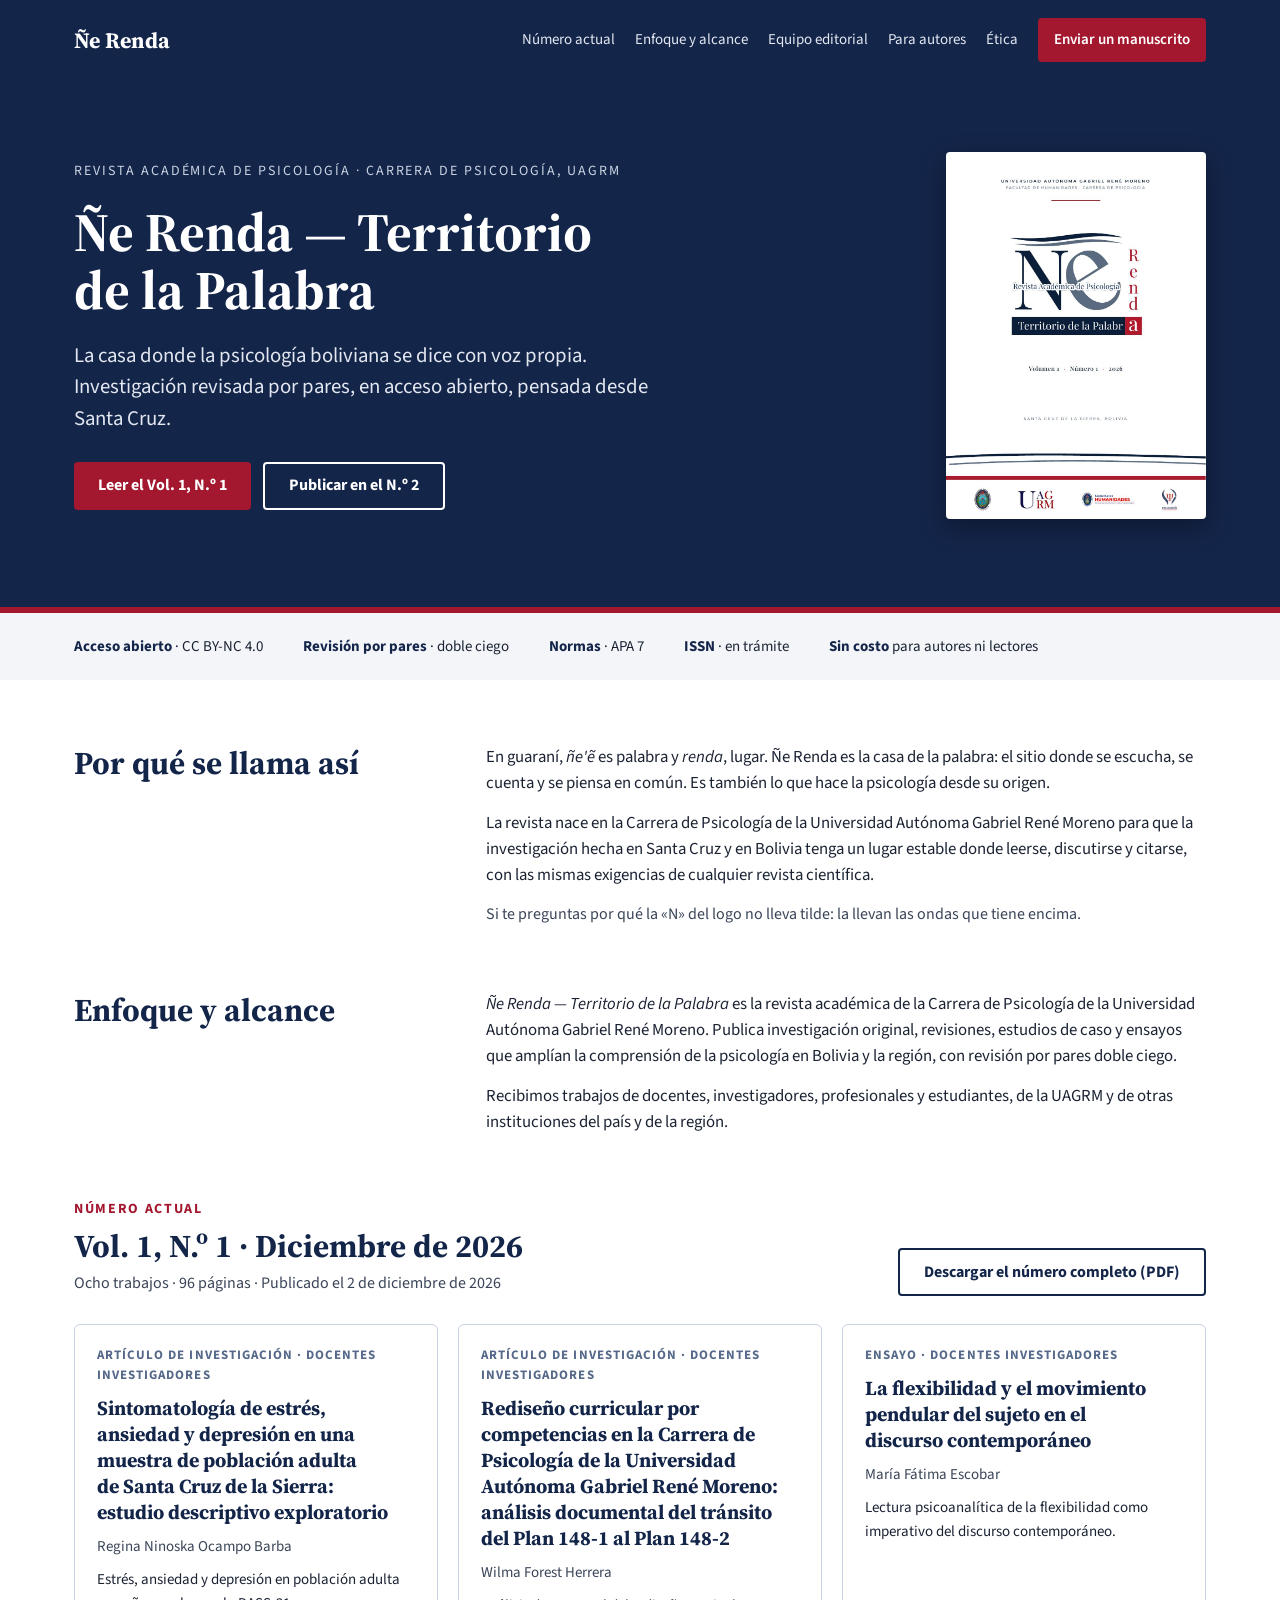
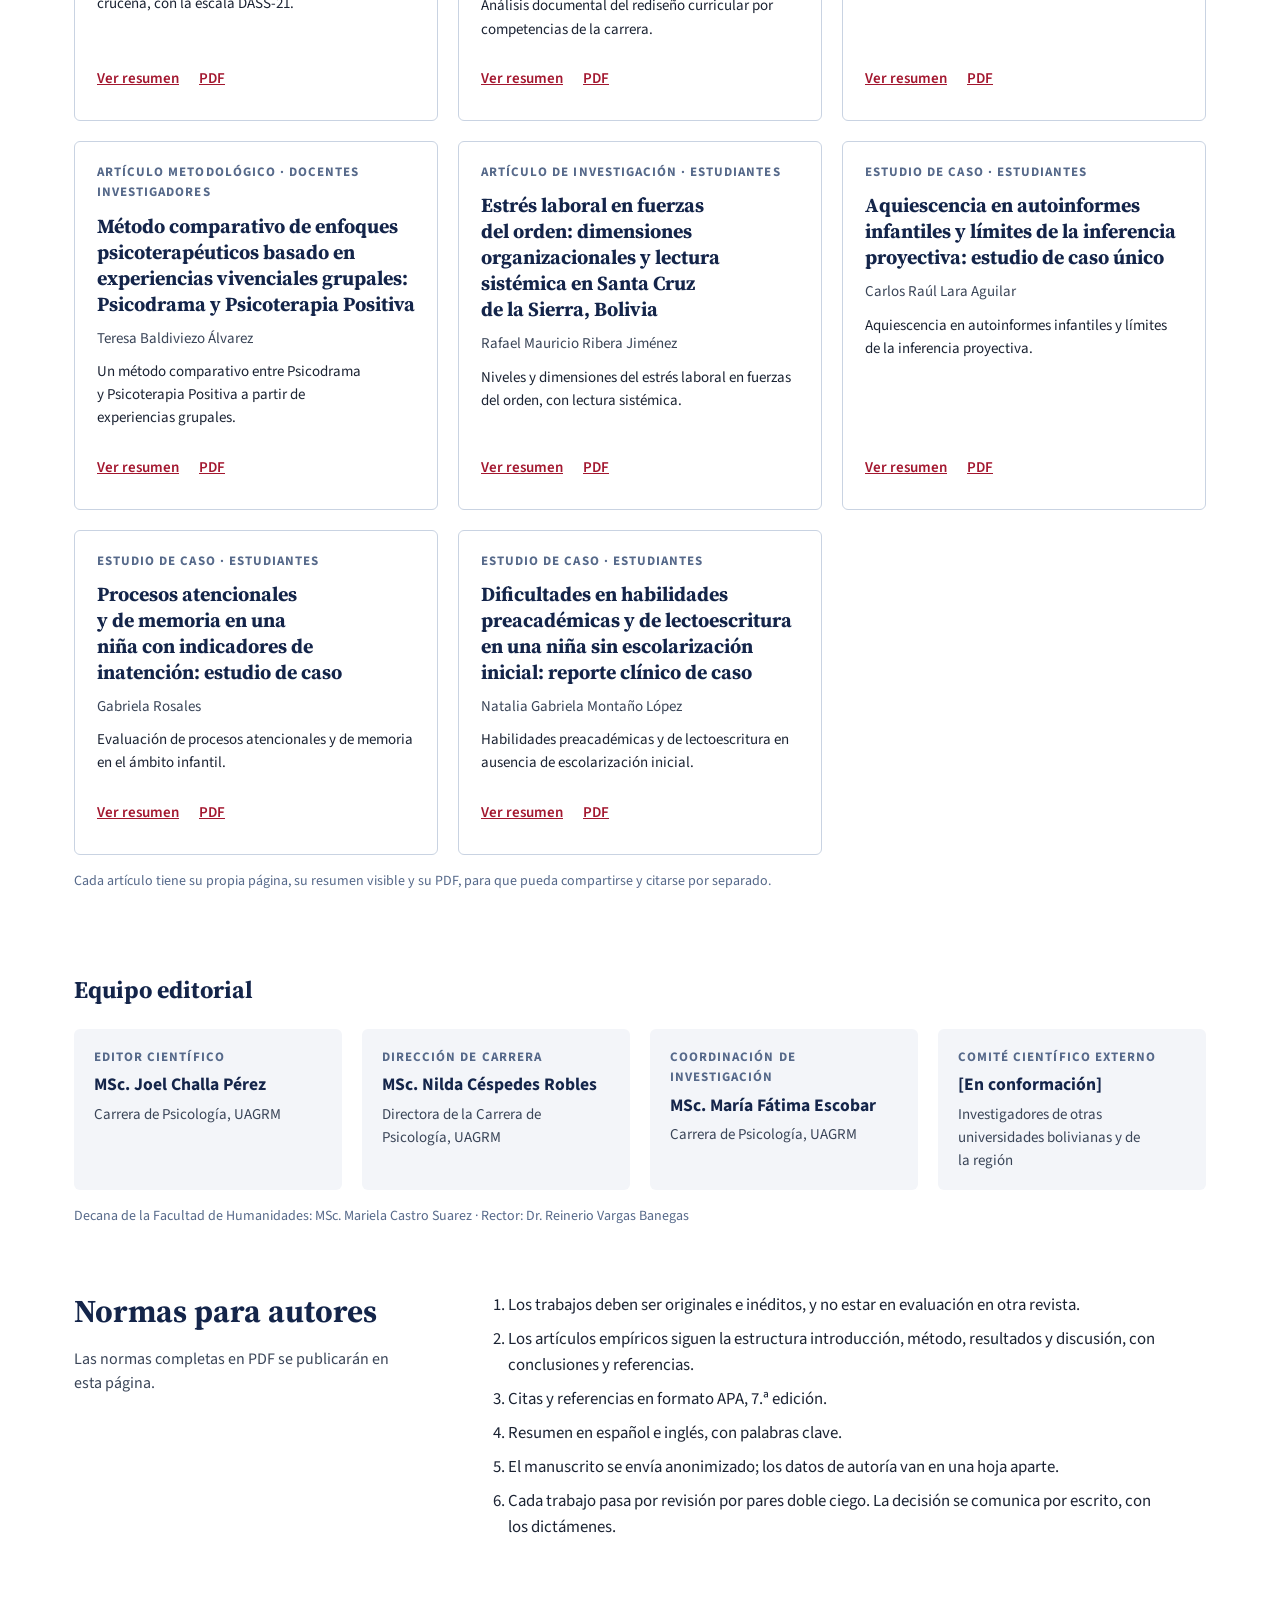
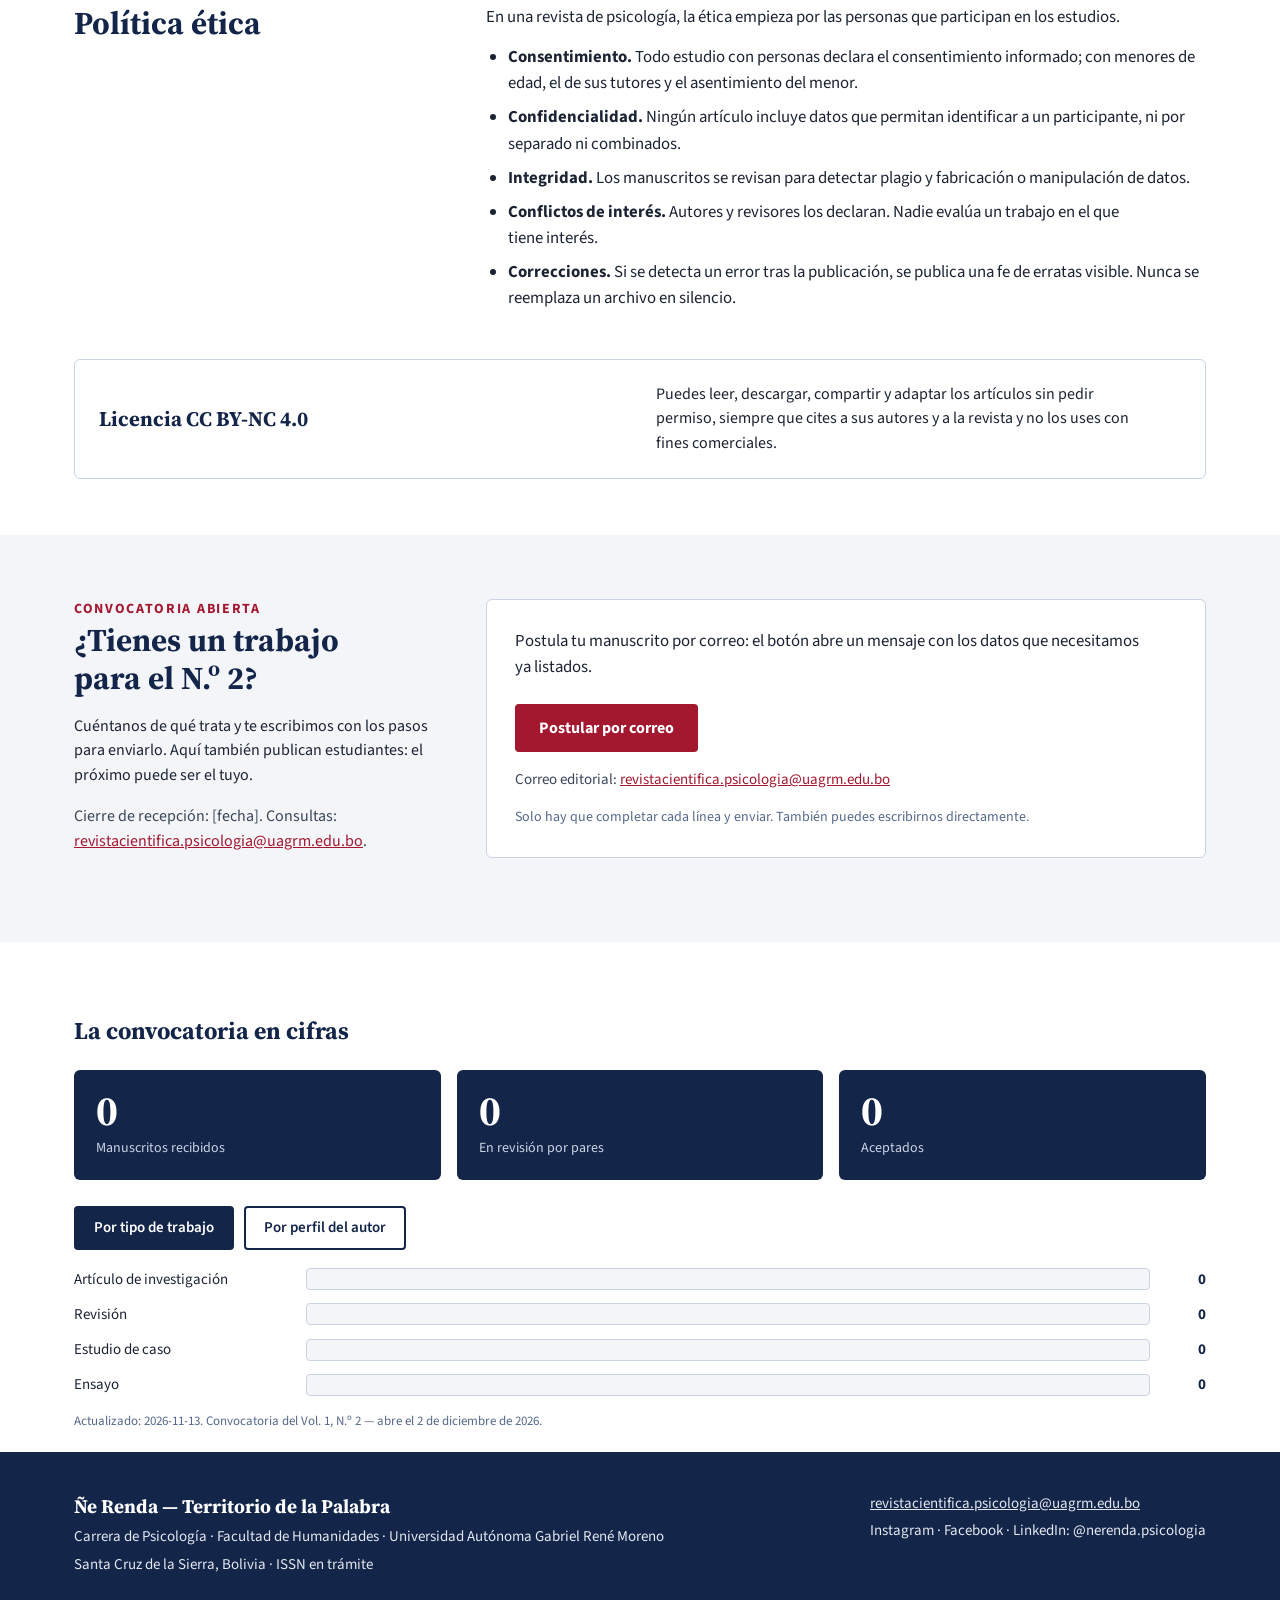
<file: index.html>
<!doctype html>
<html lang="es">
<head>
<meta charset="utf-8">
<meta name="viewport" content="width=device-width, initial-scale=1">
<title>Ñe Renda — Territorio de la Palabra · Revista Académica de Psicología · UAGRM</title>
<meta name="description" content="Ñe Renda — Territorio de la Palabra: revista académica de la Carrera de Psicología de la UAGRM. Investigación revisada por pares, en acceso abierto, pensada desde Santa Cruz, Bolivia.">
<!-- FAVICON: cuando tengas el logo B07, guárdalo como img/favicon.png y descomenta la línea siguiente -->
<!-- <link rel="icon" type="image/png" href="img/favicon.png"> -->
<link rel="preconnect" href="https://fonts.googleapis.com">
<link rel="preconnect" href="https://fonts.gstatic.com" crossorigin>
<link href="https://fonts.googleapis.com/css2?family=Source+Serif+4:opsz,wght@8..60,400;8..60,600;8..60,700&family=Source+Sans+3:ital,wght@0,400;0,600;0,700;1,400&display=swap" rel="stylesheet">
<link rel="stylesheet" href="css/estilos.css">
</head>
<body>

<header class="cabecera">
<div class="contenedor cabecera-fila">
<a href="index.html" class="marca">
<!-- LOGO: cuando tengas el avatar B07, guárdalo como img/logo-b07.png y descomenta la línea siguiente -->
<!-- <img class="marca-logo" src="img/logo-b07.png" alt=""> -->
<span class="marca-nombre">Ñe Renda</span>
</a>
<nav class="navegacion" aria-label="Secciones del sitio">
<a href="#numero">Número actual</a>
<a href="#alcance">Enfoque y alcance</a>
<a href="#equipo">Equipo editorial</a>
<a href="#autores">Para autores</a>
<a href="#etica">Ética</a>
<a href="#contacto" class="destacado">Enviar un manuscrito</a>
</nav>
</div>
</header>

<section class="portada">
<div class="contenedor portada-fila">
<div class="portada-texto">
<p class="portada-etiqueta">Revista Académica de Psicología · Carrera de Psicología, UAGRM</p>
<h1>Ñe Renda — Territorio de la Palabra</h1>
<p class="portada-bajada">La casa donde la psicología boliviana se dice con voz propia. Investigación revisada por pares, en acceso abierto, pensada desde Santa Cruz.</p>
<div class="botones">
<a class="boton boton-rojo" href="#numero">Leer el Vol. 1, N.º 1</a>
<a class="boton boton-borde-claro" href="#contacto">Publicar en el N.º 2</a>
</div>
</div>
<div class="portada-imagen">
<!-- PORTADA: guarda la portada oficial como img/portada-vol1-n1.jpg; mientras no exista, la imagen simplemente no se mostrará -->
<img src="img/portada-vol1-n1.jpg" alt="Portada del Vol. 1, N.º 1 de Ñe Renda" onerror="this.style.display='none'">
</div>
</div>
</section>

<section class="franja" aria-label="Atributos de la revista">
<div class="contenedor franja-fila">
<span><strong>Acceso abierto</strong> · CC BY-NC 4.0</span>
<span><strong>Revisión por pares</strong> · doble ciego</span>
<span><strong>Normas</strong> · APA 7</span>
<span><strong>ISSN</strong> · en trámite</span>
<span><strong>Sin costo</strong> para autores ni lectores</span>
</div>
</section>

<section class="seccion" id="presentacion">
<div class="contenedor seccion-fila">
<div class="seccion-titulo"><h2>Por qué se llama así</h2></div>
<div class="seccion-cuerpo">
<p>En guaraní, <em>ñe'ẽ</em> es palabra y <em>renda</em>, lugar. Ñe Renda es la casa de la palabra: el sitio donde se escucha, se cuenta y se piensa en común. Es también lo que hace la psicología desde su origen.</p>
<p>La revista nace en la Carrera de Psicología de la Universidad Autónoma Gabriel René Moreno para que la investigación hecha en Santa Cruz y en Bolivia tenga un lugar estable donde leerse, discutirse y citarse, con las mismas exigencias de cualquier revista científica.</p>
<p class="nota-suave">Si te preguntas por qué la «N» del logo no lleva tilde: la llevan las ondas que tiene encima.</p>
</div>
</div>
</section>

<section class="seccion" id="alcance">
<div class="contenedor seccion-fila">
<div class="seccion-titulo"><h2>Enfoque y alcance</h2></div>
<div class="seccion-cuerpo">
<p><em>Ñe Renda — Territorio de la Palabra</em> es la revista académica de la Carrera de Psicología de la Universidad Autónoma Gabriel René Moreno. Publica investigación original, revisiones, estudios de caso y ensayos que amplían la comprensión de la psicología en Bolivia y la región, con revisión por pares doble ciego.</p>
<p>Recibimos trabajos de docentes, investigadores, profesionales y estudiantes, de la UAGRM y de otras instituciones del país y de la región.</p>
</div>
</div>
</section>

<section class="seccion" id="numero">
<div class="contenedor">
<div class="numero-cabeza">
<div>
<p class="numero-etiqueta">Número actual</p>
<h2>Vol. 1, N.º 1 · Diciembre de 2026</h2>
<p class="numero-dato">Ocho trabajos · 96 páginas · Publicado el 2 de diciembre de 2026</p>
</div>
<!-- PDF COMPLETO: guarda el número completo como pdf/nerenda-vol1-n1.pdf -->
<a class="boton boton-borde-oscuro" href="pdf/nerenda-vol1-n1.pdf">Descargar el número completo (PDF)</a>
</div>
<div class="rejilla-articulos">

<article class="tarjeta-articulo">
<p class="tipo">Artículo de investigación · Docentes investigadores</p>
<h3><a href="articulo-01.html">Sintomatología de estrés, ansiedad y depresión en una muestra de población adulta de Santa Cruz de la Sierra: estudio descriptivo exploratorio</a></h3>
<p class="autoria">Regina Ninoska Ocampo Barba</p>
<p class="tema">Estrés, ansiedad y depresión en población adulta cruceña, con la escala DASS-21.</p>
<div class="tarjeta-enlaces"><a href="articulo-01.html">Ver resumen</a><a href="pdf/articulo-01.pdf">PDF</a></div>
</article>

<article class="tarjeta-articulo">
<p class="tipo">Artículo de investigación · Docentes investigadores</p>
<h3><a href="articulo-02.html">Rediseño curricular por competencias en la Carrera de Psicología de la Universidad Autónoma Gabriel René Moreno: análisis documental del tránsito del Plan 148-1 al Plan 148-2</a></h3>
<p class="autoria">Wilma Forest Herrera</p>
<p class="tema">Análisis documental del rediseño curricular por competencias de la carrera.</p>
<div class="tarjeta-enlaces"><a href="articulo-02.html">Ver resumen</a><a href="pdf/articulo-02.pdf">PDF</a></div>
</article>

<article class="tarjeta-articulo">
<p class="tipo">Ensayo · Docentes investigadores</p>
<h3><a href="articulo-03.html">La flexibilidad y el movimiento pendular del sujeto en el discurso contemporáneo</a></h3>
<p class="autoria">María Fátima Escobar</p>
<p class="tema">Lectura psicoanalítica de la flexibilidad como imperativo del discurso contemporáneo.</p>
<div class="tarjeta-enlaces"><a href="articulo-03.html">Ver resumen</a><a href="pdf/articulo-03.pdf">PDF</a></div>
</article>

<article class="tarjeta-articulo">
<p class="tipo">Artículo metodológico · Docentes investigadores</p>
<h3><a href="articulo-04.html">Método comparativo de enfoques psicoterapéuticos basado en experiencias vivenciales grupales: Psicodrama y Psicoterapia Positiva</a></h3>
<p class="autoria">Teresa Baldiviezo Álvarez</p>
<p class="tema">Un método comparativo entre Psicodrama y Psicoterapia Positiva a partir de experiencias grupales.</p>
<div class="tarjeta-enlaces"><a href="articulo-04.html">Ver resumen</a><a href="pdf/articulo-04.pdf">PDF</a></div>
</article>

<article class="tarjeta-articulo">
<p class="tipo">Artículo de investigación · Estudiantes</p>
<h3><a href="articulo-05.html">Estrés laboral en fuerzas del orden: dimensiones organizacionales y lectura sistémica en Santa Cruz de la Sierra, Bolivia</a></h3>
<p class="autoria">Rafael Mauricio Ribera Jiménez</p>
<p class="tema">Niveles y dimensiones del estrés laboral en fuerzas del orden, con lectura sistémica.</p>
<div class="tarjeta-enlaces"><a href="articulo-05.html">Ver resumen</a><a href="pdf/articulo-05.pdf">PDF</a></div>
</article>

<article class="tarjeta-articulo">
<p class="tipo">Estudio de caso · Estudiantes</p>
<h3><a href="articulo-06.html">Aquiescencia en autoinformes infantiles y límites de la inferencia proyectiva: estudio de caso único</a></h3>
<p class="autoria">Carlos Raúl Lara Aguilar</p>
<p class="tema">Aquiescencia en autoinformes infantiles y límites de la inferencia proyectiva.</p>
<div class="tarjeta-enlaces"><a href="articulo-06.html">Ver resumen</a><a href="pdf/articulo-06.pdf">PDF</a></div>
</article>

<article class="tarjeta-articulo">
<p class="tipo">Estudio de caso · Estudiantes</p>
<h3><a href="articulo-07.html">Procesos atencionales y de memoria en una niña con indicadores de inatención: estudio de caso</a></h3>
<p class="autoria">Gabriela Rosales</p>
<p class="tema">Evaluación de procesos atencionales y de memoria en el ámbito infantil.</p>
<div class="tarjeta-enlaces"><a href="articulo-07.html">Ver resumen</a><a href="pdf/articulo-07.pdf">PDF</a></div>
</article>

<article class="tarjeta-articulo">
<p class="tipo">Estudio de caso · Estudiantes</p>
<h3><a href="articulo-08.html">Dificultades en habilidades preacadémicas y de lectoescritura en una niña sin escolarización inicial: reporte clínico de caso</a></h3>
<p class="autoria">Natalia Gabriela Montaño López</p>
<p class="tema">Habilidades preacadémicas y de lectoescritura en ausencia de escolarización inicial.</p>
<div class="tarjeta-enlaces"><a href="articulo-08.html">Ver resumen</a><a href="pdf/articulo-08.pdf">PDF</a></div>
</article>

</div>
<p class="nota-pie-seccion">Cada artículo tiene su propia página, su resumen visible y su PDF, para que pueda compartirse y citarse por separado.</p>
</div>
</section>

<section class="seccion" id="equipo">
<div class="contenedor">
<h2>Equipo editorial</h2>
<div class="rejilla-equipo">
<div class="tarjeta-equipo">
<p class="rol">Editor científico</p>
<p class="nombre">MSc. Joel Challa Pérez</p>
<p class="detalle">Carrera de Psicología, UAGRM</p>
</div>
<div class="tarjeta-equipo">
<p class="rol">Dirección de Carrera</p>
<p class="nombre">MSc. Nilda Céspedes Robles</p>
<p class="detalle">Directora de la Carrera de Psicología, UAGRM</p>
</div>
<div class="tarjeta-equipo">
<p class="rol">Coordinación de investigación</p>
<p class="nombre">MSc. María Fátima Escobar</p>
<p class="detalle">Carrera de Psicología, UAGRM</p>
</div>
<div class="tarjeta-equipo">
<p class="rol">Comité científico externo</p>
<p class="nombre">[En conformación]</p>
<p class="detalle">Investigadores de otras universidades bolivianas y de la región</p>
</div>
</div>
<p class="nota-pie-seccion">Decana de la Facultad de Humanidades: MSc. Mariela Castro Suarez · Rector: Dr. Reinerio Vargas Banegas</p>
</div>
</section>

<section class="seccion" id="autores">
<div class="contenedor seccion-fila">
<div class="seccion-titulo">
<h2>Normas para autores</h2>
<p class="nota-suave">Las normas completas en PDF se publicarán en esta página.</p>
</div>
<div class="seccion-cuerpo">
<ol>
<li>Los trabajos deben ser originales e inéditos, y no estar en evaluación en otra revista.</li>
<li>Los artículos empíricos siguen la estructura introducción, método, resultados y discusión, con conclusiones y referencias.</li>
<li>Citas y referencias en formato APA, 7.ª edición.</li>
<li>Resumen en español e inglés, con palabras clave.</li>
<li>El manuscrito se envía anonimizado; los datos de autoría van en una hoja aparte.</li>
<li>Cada trabajo pasa por revisión por pares doble ciego. La decisión se comunica por escrito, con los dictámenes.</li>
</ol>
</div>
</div>
</section>

<section class="seccion" id="etica">
<div class="contenedor seccion-fila">
<div class="seccion-titulo"><h2>Política ética</h2></div>
<div class="seccion-cuerpo">
<p>En una revista de psicología, la ética empieza por las personas que participan en los estudios.</p>
<ul>
<li><strong>Consentimiento.</strong> Todo estudio con personas declara el consentimiento informado; con menores de edad, el de sus tutores y el asentimiento del menor.</li>
<li><strong>Confidencialidad.</strong> Ningún artículo incluye datos que permitan identificar a un participante, ni por separado ni combinados.</li>
<li><strong>Integridad.</strong> Los manuscritos se revisan para detectar plagio y fabricación o manipulación de datos.</li>
<li><strong>Conflictos de interés.</strong> Autores y revisores los declaran. Nadie evalúa un trabajo en el que tiene interés.</li>
<li><strong>Correcciones.</strong> Si se detecta un error tras la publicación, se publica una fe de erratas visible. Nunca se reemplaza un archivo en silencio.</li>
</ul>
</div>
</div>
</section>

<section class="contenedor" id="licencia">
<div class="caja-licencia">
<p class="titulo">Licencia CC BY-NC 4.0</p>
<p>Puedes leer, descargar, compartir y adaptar los artículos sin pedir permiso, siempre que cites a sus autores y a la revista y no los uses con fines comerciales.</p>
</div>
</section>

<section class="contacto" id="contacto">
<div class="contenedor contacto-fila">
<div class="seccion-titulo">
<p class="numero-etiqueta">Convocatoria abierta</p>
<h2>¿Tienes un trabajo para el N.º 2?</h2>
<p>Cuéntanos de qué trata y te escribimos con los pasos para enviarlo. Aquí también publican estudiantes: el próximo puede ser el tuyo.</p>
<p class="nota-suave">Cierre de recepción: [fecha]. Consultas: <a href="mailto:revistacientifica.psicologia@uagrm.edu.bo">revistacientifica.psicologia@uagrm.edu.bo</a>.</p>
</div>
<div class="seccion-cuerpo">
<div class="formulario" style="display: flex; flex-direction: column; gap: 16px;">
<p style="margin: 0; font-size: 1.05rem;">Postula tu manuscrito por correo: el botón abre un mensaje con los datos que necesitamos ya listados.</p>
<div class="botones">
<a class="boton boton-rojo" href="mailto:revistacientifica.psicologia@uagrm.edu.bo?subject=Postulaci%C3%B3n%20de%20manuscrito%20%E2%80%94%20%C3%91e%20Renda%20Vol.%201%2C%20N.%C2%BA%202&body=Nombre completo: %0AInstitucion: %0AEscribo como (docente o investigador / estudiante o tesista / psicologo en ejercicio / otro): %0ATipo de trabajo (articulo de investigacion / revision / estudio de caso / ensayo): %0ATitulo o tema tentativo: %0ABreve descripcion del trabajo: %0A%0AAcepto que la revista use estos datos solo para gestionar mi postulacion.">Postular por correo</a>
</div>
<p style="margin: 0; font-size: 15px; color: #3A4558;">Correo editorial: <a href="mailto:revistacientifica.psicologia@uagrm.edu.bo">revistacientifica.psicologia@uagrm.edu.bo</a></p>
<p style="margin: 0; font-size: 14px; color: #56698A;">Solo hay que completar cada línea y enviar. También puedes escribirnos directamente.</p>
</div>
</div>
</div>
</section>

<section class="contenedor estadisticas" id="estadisticas" hidden>
<h2>La convocatoria en cifras</h2>
<div class="est-cifras">
<div class="est-cifra"><p class="num" id="est-recibidos">—</p><p class="rot">Manuscritos recibidos</p></div>
<div class="est-cifra"><p class="num" id="est-revision">—</p><p class="rot">En revisión por pares</p></div>
<div class="est-cifra"><p class="num" id="est-aceptados">—</p><p class="rot">Aceptados</p></div>
</div>
<div class="est-controles" role="group" aria-label="Ver distribución">
<button type="button" id="btn-tipo" aria-pressed="true">Por tipo de trabajo</button>
<button type="button" id="btn-perfil" aria-pressed="false">Por perfil del autor</button>
</div>
<div class="est-barras" id="est-barras" aria-live="polite"></div>
<p class="est-nota" id="est-nota"></p>
</section>

<script>
(function () {
  fetch('datos/estadisticas.json', { cache: 'no-store' })
    .then(function (r) { if (!r.ok) throw new Error(); return r.json(); })
    .then(function (d) {
      var sec = document.getElementById('estadisticas');
      sec.hidden = false;
      document.getElementById('est-recibidos').textContent = d.recibidos;
      document.getElementById('est-revision').textContent = d.en_revision;
      document.getElementById('est-aceptados').textContent = d.aceptados;
      var nota = 'Actualizado: ' + d.actualizado + '.';
      if (d.nota) nota += ' ' + d.nota + '.';
      document.getElementById('est-nota').textContent = nota;

      var cont = document.getElementById('est-barras');
      function dibujar(grupo) {
        cont.innerHTML = '';
        var max = 0, k;
        for (k in grupo) if (grupo[k] > max) max = grupo[k];
        for (k in grupo) {
          var fila = document.createElement('div'); fila.className = 'est-fila';
          var rot = document.createElement('span'); rot.textContent = k;
          var pista = document.createElement('div'); pista.className = 'est-pista';
          var barra = document.createElement('div'); barra.className = 'est-barra';
          var val = document.createElement('span'); val.className = 'est-valor';
          val.textContent = grupo[k];
          pista.appendChild(barra); fila.appendChild(rot); fila.appendChild(pista); fila.appendChild(val);
          cont.appendChild(fila);
          (function (b, v) {
            requestAnimationFrame(function () { b.style.width = (max ? (v / max) * 100 : 0) + '%'; });
          })(barra, grupo[k]);
        }
      }
      var bt = document.getElementById('btn-tipo'), bp = document.getElementById('btn-perfil');
      function activar(boton, otro, grupo) {
        boton.setAttribute('aria-pressed', 'true'); otro.setAttribute('aria-pressed', 'false'); dibujar(grupo);
      }
      bt.addEventListener('click', function () { activar(bt, bp, d.por_tipo); });
      bp.addEventListener('click', function () { activar(bp, bt, d.por_perfil); });
      dibujar(d.por_tipo);
    })
    .catch(function () { /* sin datos, la sección queda oculta */ });
})();
</script>

<footer class="pie">
<div class="contenedor pie-fila">
<div>
<p class="titulo">Ñe Renda — Territorio de la Palabra</p>
<p>Carrera de Psicología · Facultad de Humanidades · Universidad Autónoma Gabriel René Moreno</p>
<p>Santa Cruz de la Sierra, Bolivia · ISSN en trámite</p>
</div>
<div>
<p><a href="mailto:revistacientifica.psicologia@uagrm.edu.bo" style="color: #E3E8F0">revistacientifica.psicologia@uagrm.edu.bo</a></p>
<p>Instagram · Facebook · LinkedIn: @nerenda.psicologia</p>
</div>
</div>
</footer>

</body>
</html>
</file>
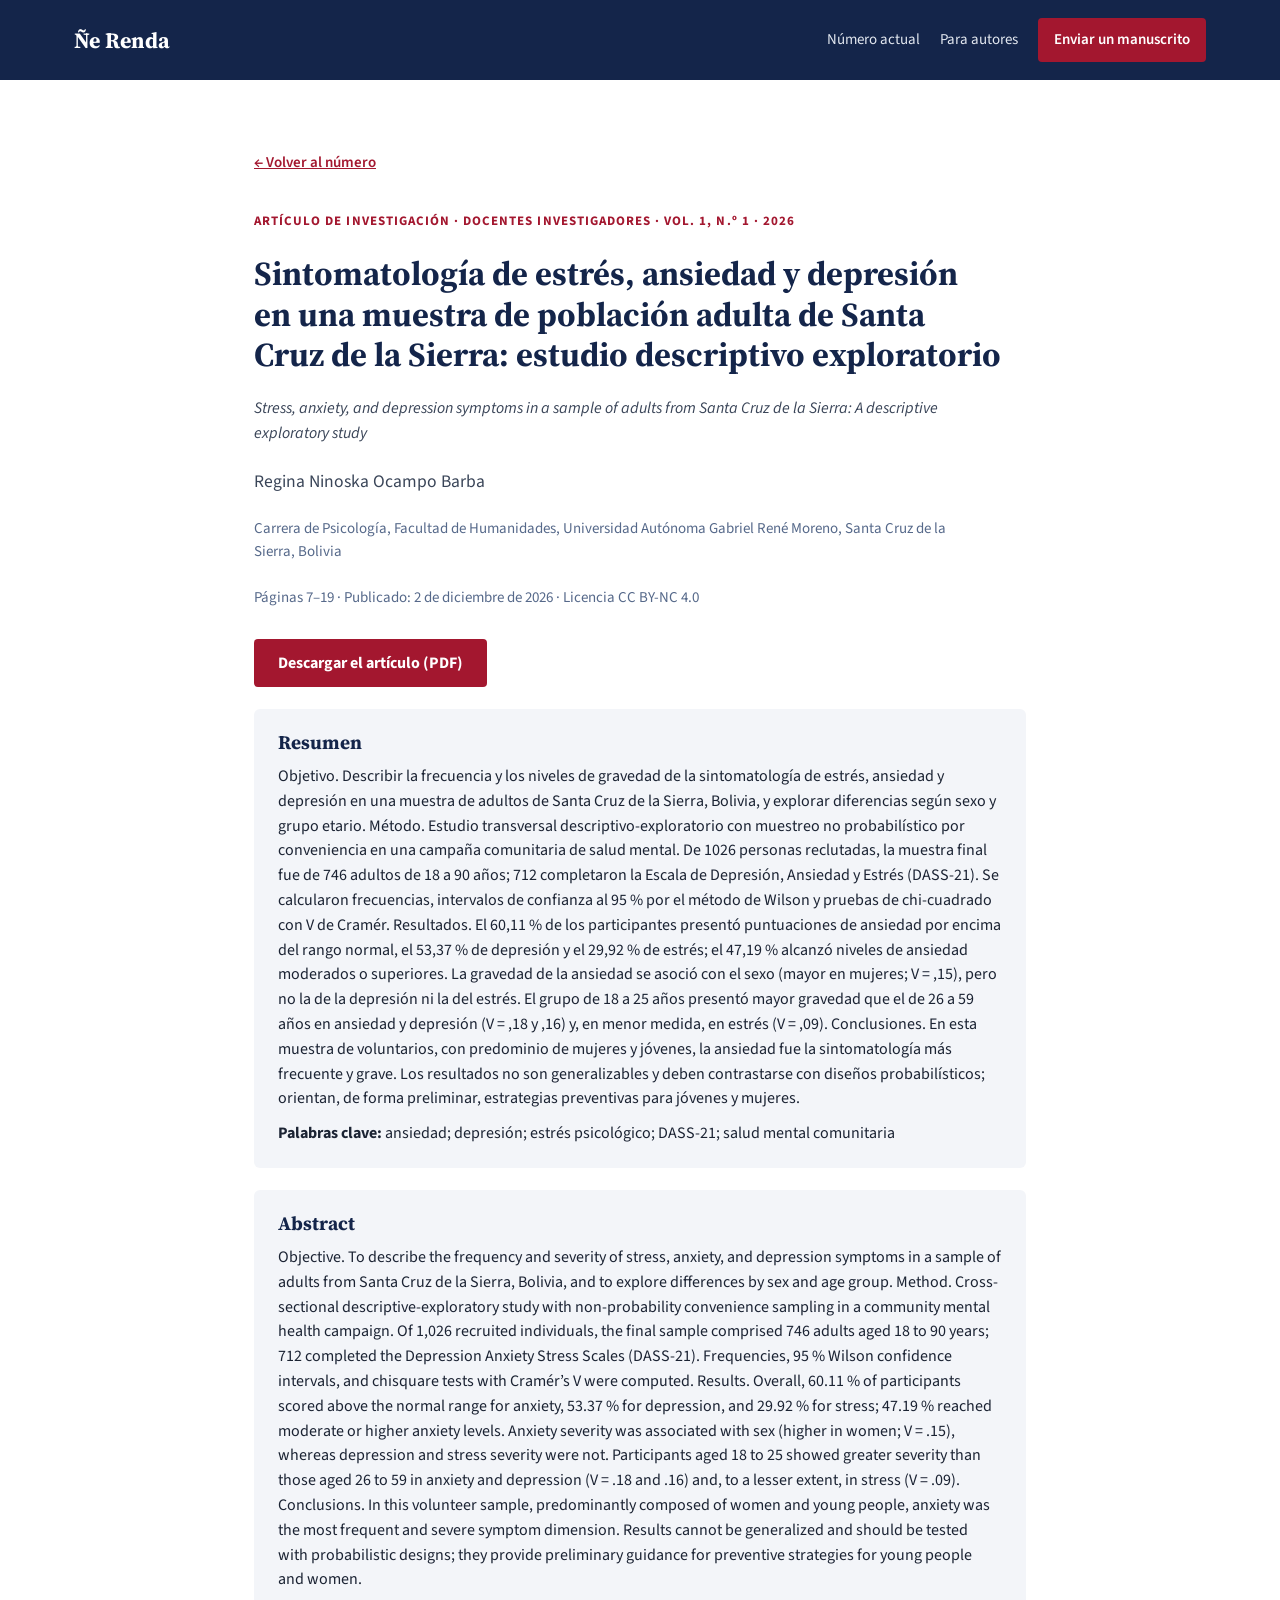
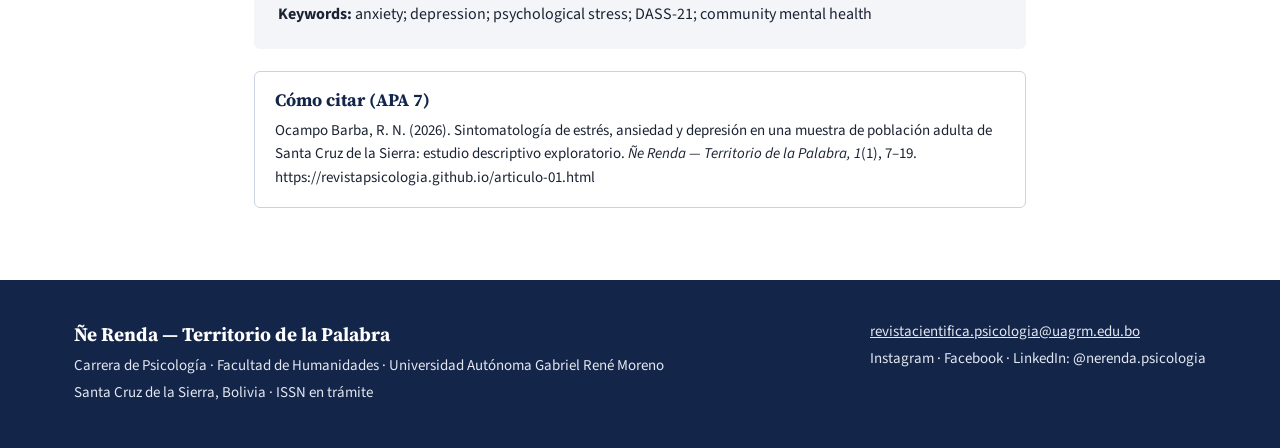
<file: articulo-01.html>
<!doctype html>
<html lang="es">
<head>
<meta charset="utf-8">
<meta name="viewport" content="width=device-width, initial-scale=1">
<title>Sintomatología de estrés, ansiedad y depresión en una muestra de población adulta de Santa Cruz de la Sierra: estudio descriptivo exploratorio · Ñe Renda, Vol. 1, N.º 1</title>
<meta name="description" content="Estrés, ansiedad y depresión en población adulta cruceña, con la escala DASS-21. Artículo del Vol. 1, N.º 1 de Ñe Renda, revista académica de Psicología de la UAGRM.">
<link rel="preconnect" href="https://fonts.googleapis.com">
<link rel="preconnect" href="https://fonts.gstatic.com" crossorigin>
<link href="https://fonts.googleapis.com/css2?family=Source+Serif+4:opsz,wght@8..60,400;8..60,600;8..60,700&family=Source+Sans+3:ital,wght@0,400;0,600;0,700;1,400&display=swap" rel="stylesheet">
<link rel="stylesheet" href="css/estilos.css">
</head>
<body>

<header class="cabecera">
<div class="contenedor cabecera-fila">
<a href="index.html" class="marca">
<span class="marca-nombre">Ñe Renda</span>
</a>
<nav class="navegacion" aria-label="Secciones del sitio">
<a href="index.html#numero">Número actual</a>
<a href="index.html#autores">Para autores</a>
<a href="index.html#contacto" class="destacado">Enviar un manuscrito</a>
</nav>
</div>
</header>

<main class="articulo-cuerpo">
<p class="volver"><a href="index.html#numero">← Volver al número</a></p>
<p class="tipo">Artículo de investigación · Docentes investigadores · Vol. 1, N.º 1 · 2026</p>
<h1>Sintomatología de estrés, ansiedad y depresión en una muestra de población adulta de Santa Cruz de la Sierra: estudio descriptivo exploratorio</h1>
<p class="autoria" style="font-style: italic; font-size: 1rem;">Stress, anxiety, and depression symptoms in a sample of adults from Santa Cruz de la Sierra: A descriptive exploratory study</p>
<p class="autoria">Regina Ninoska Ocampo Barba</p>
<p class="referencia">Carrera de Psicología, Facultad de Humanidades, Universidad Autónoma Gabriel René Moreno, Santa Cruz de la Sierra, Bolivia</p>
<p class="referencia">Páginas 7–19 · Publicado: 2 de diciembre de 2026 · Licencia CC BY-NC 4.0</p>

<div class="botones">
<a class="boton boton-rojo" href="pdf/articulo-01.pdf">Descargar el artículo (PDF)</a>
</div>

<div class="bloque-resumen">
<h2>Resumen</h2>
<p>Objetivo. Describir la frecuencia y los niveles de gravedad de la sintomatología de estrés, ansiedad y depresión en una muestra de adultos de Santa Cruz de la Sierra, Bolivia, y explorar diferencias según sexo y grupo etario. Método. Estudio transversal descriptivo-exploratorio con muestreo no probabilístico por conveniencia en una campaña comunitaria de salud mental. De 1026 personas reclutadas, la muestra final fue de 746 adultos de 18 a 90 años; 712 completaron la Escala de Depresión, Ansiedad y Estrés (DASS-21). Se calcularon frecuencias, intervalos de confianza al 95 % por el método de Wilson y pruebas de chi-cuadrado con V de Cramér. Resultados. El 60,11 % de los participantes presentó puntuaciones de ansiedad por encima del rango normal, el 53,37 % de depresión y el 29,92 % de estrés; el 47,19 % alcanzó niveles de ansiedad moderados o superiores. La gravedad de la ansiedad se asoció con el sexo (mayor en mujeres; V = ,15), pero no la de la depresión ni la del estrés. El grupo de 18 a 25 años presentó mayor gravedad que el de 26 a 59 años en ansiedad y depresión (V = ,18 y ,16) y, en menor medida, en estrés (V = ,09). Conclusiones. En esta muestra de voluntarios, con predominio de mujeres y jóvenes, la ansiedad fue la sintomatología más frecuente y grave. Los resultados no son generalizables y deben contrastarse con diseños probabilísticos; orientan, de forma preliminar, estrategias preventivas para jóvenes y mujeres.</p>
<p><strong>Palabras clave:</strong> ansiedad; depresión; estrés psicológico; DASS-21; salud mental comunitaria</p>
</div>

<div class="bloque-resumen">
<h2>Abstract</h2>
<p>Objective. To describe the frequency and severity of stress, anxiety, and depression symptoms in a sample of adults from Santa Cruz de la Sierra, Bolivia, and to explore differences by sex and age group. Method. Cross-sectional descriptive-exploratory study with non-probability convenience sampling in a community mental health campaign. Of 1,026 recruited individuals, the final sample comprised 746 adults aged 18 to 90 years; 712 completed the Depression Anxiety Stress Scales (DASS-21). Frequencies, 95 % Wilson confidence intervals, and chisquare tests with Cramér’s V were computed. Results. Overall, 60.11 % of participants scored above the normal range for anxiety, 53.37 % for depression, and 29.92 % for stress; 47.19 % reached moderate or higher anxiety levels. Anxiety severity was associated with sex (higher in women; V = .15), whereas depression and stress severity were not. Participants aged 18 to 25 showed greater severity than those aged 26 to 59 in anxiety and depression (V = .18 and .16) and, to a lesser extent, in stress (V = .09). Conclusions. In this volunteer sample, predominantly composed of women and young people, anxiety was the most frequent and severe symptom dimension. Results cannot be generalized and should be tested with probabilistic designs; they provide preliminary guidance for preventive strategies for young people and women.</p>
<p><strong>Keywords:</strong> anxiety; depression; psychological stress; DASS-21; community mental health</p>
</div>

<div class="bloque-citar">
<h2>Cómo citar (APA 7)</h2>
<p>Ocampo Barba, R. N. (2026). Sintomatología de estrés, ansiedad y depresión en una muestra de población adulta de Santa Cruz de la Sierra: estudio descriptivo exploratorio. <em>Ñe Renda — Territorio de la Palabra, 1</em>(1), 7–19. https://revistapsicologia.github.io/articulo-01.html</p>
</div>
</main>

<footer class="pie">
<div class="contenedor pie-fila">
<div>
<p class="titulo">Ñe Renda — Territorio de la Palabra</p>
<p>Carrera de Psicología · Facultad de Humanidades · Universidad Autónoma Gabriel René Moreno</p>
<p>Santa Cruz de la Sierra, Bolivia · ISSN en trámite</p>
</div>
<div>
<p><a href="mailto:revistacientifica.psicologia@uagrm.edu.bo" style="color: #E3E8F0">revistacientifica.psicologia@uagrm.edu.bo</a></p>
<p>Instagram · Facebook · LinkedIn: @nerenda.psicologia</p>
</div>
</div>
</footer>

</body>
</html>
</file>
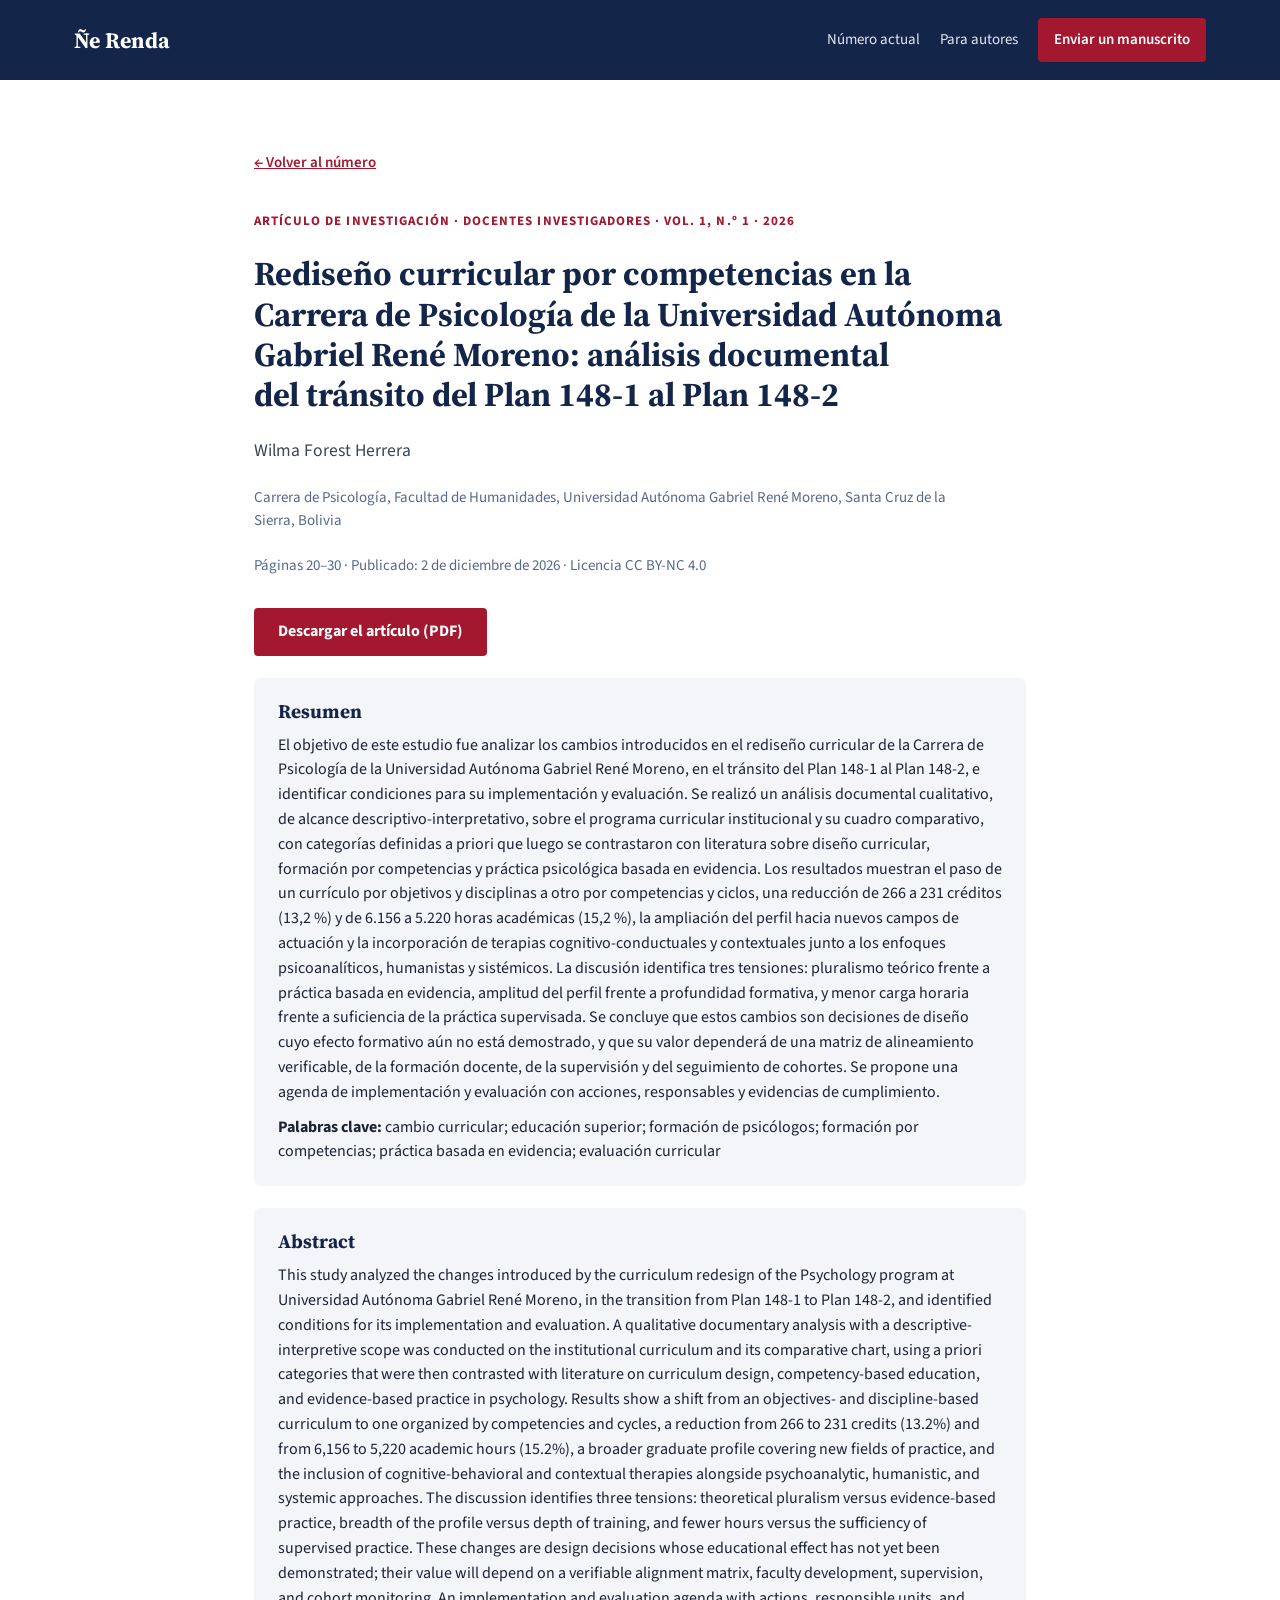
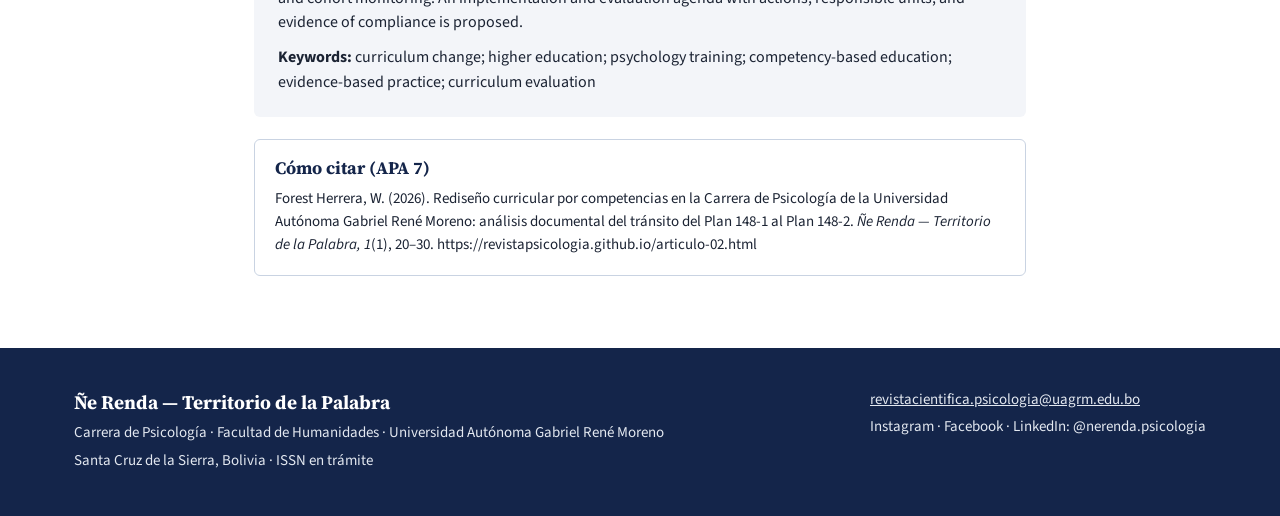
<file: articulo-02.html>
<!doctype html>
<html lang="es">
<head>
<meta charset="utf-8">
<meta name="viewport" content="width=device-width, initial-scale=1">
<title>Rediseño curricular por competencias en la Carrera de Psicología de la Universidad Autónoma Gabriel René Moreno: análisis documental del tránsito del Plan 148-1 al Plan 148-2 · Ñe Renda, Vol. 1, N.º 1</title>
<meta name="description" content="Análisis documental del rediseño curricular por competencias de la carrera. Artículo del Vol. 1, N.º 1 de Ñe Renda, revista académica de Psicología de la UAGRM.">
<link rel="preconnect" href="https://fonts.googleapis.com">
<link rel="preconnect" href="https://fonts.gstatic.com" crossorigin>
<link href="https://fonts.googleapis.com/css2?family=Source+Serif+4:opsz,wght@8..60,400;8..60,600;8..60,700&family=Source+Sans+3:ital,wght@0,400;0,600;0,700;1,400&display=swap" rel="stylesheet">
<link rel="stylesheet" href="css/estilos.css">
</head>
<body>

<header class="cabecera">
<div class="contenedor cabecera-fila">
<a href="index.html" class="marca">
<span class="marca-nombre">Ñe Renda</span>
</a>
<nav class="navegacion" aria-label="Secciones del sitio">
<a href="index.html#numero">Número actual</a>
<a href="index.html#autores">Para autores</a>
<a href="index.html#contacto" class="destacado">Enviar un manuscrito</a>
</nav>
</div>
</header>

<main class="articulo-cuerpo">
<p class="volver"><a href="index.html#numero">← Volver al número</a></p>
<p class="tipo">Artículo de investigación · Docentes investigadores · Vol. 1, N.º 1 · 2026</p>
<h1>Rediseño curricular por competencias en la Carrera de Psicología de la Universidad Autónoma Gabriel René Moreno: análisis documental del tránsito del Plan 148-1 al Plan 148-2</h1>
<p class="autoria">Wilma Forest Herrera</p>
<p class="referencia">Carrera de Psicología, Facultad de Humanidades, Universidad Autónoma Gabriel René Moreno, Santa Cruz de la Sierra, Bolivia</p>
<p class="referencia">Páginas 20–30 · Publicado: 2 de diciembre de 2026 · Licencia CC BY-NC 4.0</p>

<div class="botones">
<a class="boton boton-rojo" href="pdf/articulo-02.pdf">Descargar el artículo (PDF)</a>
</div>

<div class="bloque-resumen">
<h2>Resumen</h2>
<p>El objetivo de este estudio fue analizar los cambios introducidos en el rediseño curricular de la Carrera de Psicología de la Universidad Autónoma Gabriel René Moreno, en el tránsito del Plan 148-1 al Plan 148-2, e identificar condiciones para su implementación y evaluación. Se realizó un análisis documental cualitativo, de alcance descriptivo-interpretativo, sobre el programa curricular institucional y su cuadro comparativo, con categorías definidas a priori que luego se contrastaron con literatura sobre diseño curricular, formación por competencias y práctica psicológica basada en evidencia. Los resultados muestran el paso de un currículo por objetivos y disciplinas a otro por competencias y ciclos, una reducción de 266 a 231 créditos (13,2 %) y de 6.156 a 5.220 horas académicas (15,2 %), la ampliación del perfil hacia nuevos campos de actuación y la incorporación de terapias cognitivo-conductuales y contextuales junto a los enfoques psicoanalíticos, humanistas y sistémicos. La discusión identifica tres tensiones: pluralismo teórico frente a práctica basada en evidencia, amplitud del perfil frente a profundidad formativa, y menor carga horaria frente a suficiencia de la práctica supervisada. Se concluye que estos cambios son decisiones de diseño cuyo efecto formativo aún no está demostrado, y que su valor dependerá de una matriz de alineamiento verificable, de la formación docente, de la supervisión y del seguimiento de cohortes. Se propone una agenda de implementación y evaluación con acciones, responsables y evidencias de cumplimiento.</p>
<p><strong>Palabras clave:</strong> cambio curricular; educación superior; formación de psicólogos; formación por competencias; práctica basada en evidencia; evaluación curricular</p>
</div>

<div class="bloque-resumen">
<h2>Abstract</h2>
<p>This study analyzed the changes introduced by the curriculum redesign of the Psychology program at Universidad Autónoma Gabriel René Moreno, in the transition from Plan 148-1 to Plan 148-2, and identified conditions for its implementation and evaluation. A qualitative documentary analysis with a descriptive-interpretive scope was conducted on the institutional curriculum and its comparative chart, using a priori categories that were then contrasted with literature on curriculum design, competency-based education, and evidence-based practice in psychology. Results show a shift from an objectives- and discipline-based curriculum to one organized by competencies and cycles, a reduction from 266 to 231 credits (13.2%) and from 6,156 to 5,220 academic hours (15.2%), a broader graduate profile covering new fields of practice, and the inclusion of cognitive-behavioral and contextual therapies alongside psychoanalytic, humanistic, and systemic approaches. The discussion identifies three tensions: theoretical pluralism versus evidence-based practice, breadth of the profile versus depth of training, and fewer hours versus the sufficiency of supervised practice. These changes are design decisions whose educational effect has not yet been demonstrated; their value will depend on a verifiable alignment matrix, faculty development, supervision, and cohort monitoring. An implementation and evaluation agenda with actions, responsible units, and evidence of compliance is proposed.</p>
<p><strong>Keywords:</strong> curriculum change; higher education; psychology training; competency-based education; evidence-based practice; curriculum evaluation</p>
</div>

<div class="bloque-citar">
<h2>Cómo citar (APA 7)</h2>
<p>Forest Herrera, W. (2026). Rediseño curricular por competencias en la Carrera de Psicología de la Universidad Autónoma Gabriel René Moreno: análisis documental del tránsito del Plan 148-1 al Plan 148-2. <em>Ñe Renda — Territorio de la Palabra, 1</em>(1), 20–30. https://revistapsicologia.github.io/articulo-02.html</p>
</div>
</main>

<footer class="pie">
<div class="contenedor pie-fila">
<div>
<p class="titulo">Ñe Renda — Territorio de la Palabra</p>
<p>Carrera de Psicología · Facultad de Humanidades · Universidad Autónoma Gabriel René Moreno</p>
<p>Santa Cruz de la Sierra, Bolivia · ISSN en trámite</p>
</div>
<div>
<p><a href="mailto:revistacientifica.psicologia@uagrm.edu.bo" style="color: #E3E8F0">revistacientifica.psicologia@uagrm.edu.bo</a></p>
<p>Instagram · Facebook · LinkedIn: @nerenda.psicologia</p>
</div>
</div>
</footer>

</body>
</html>
</file>
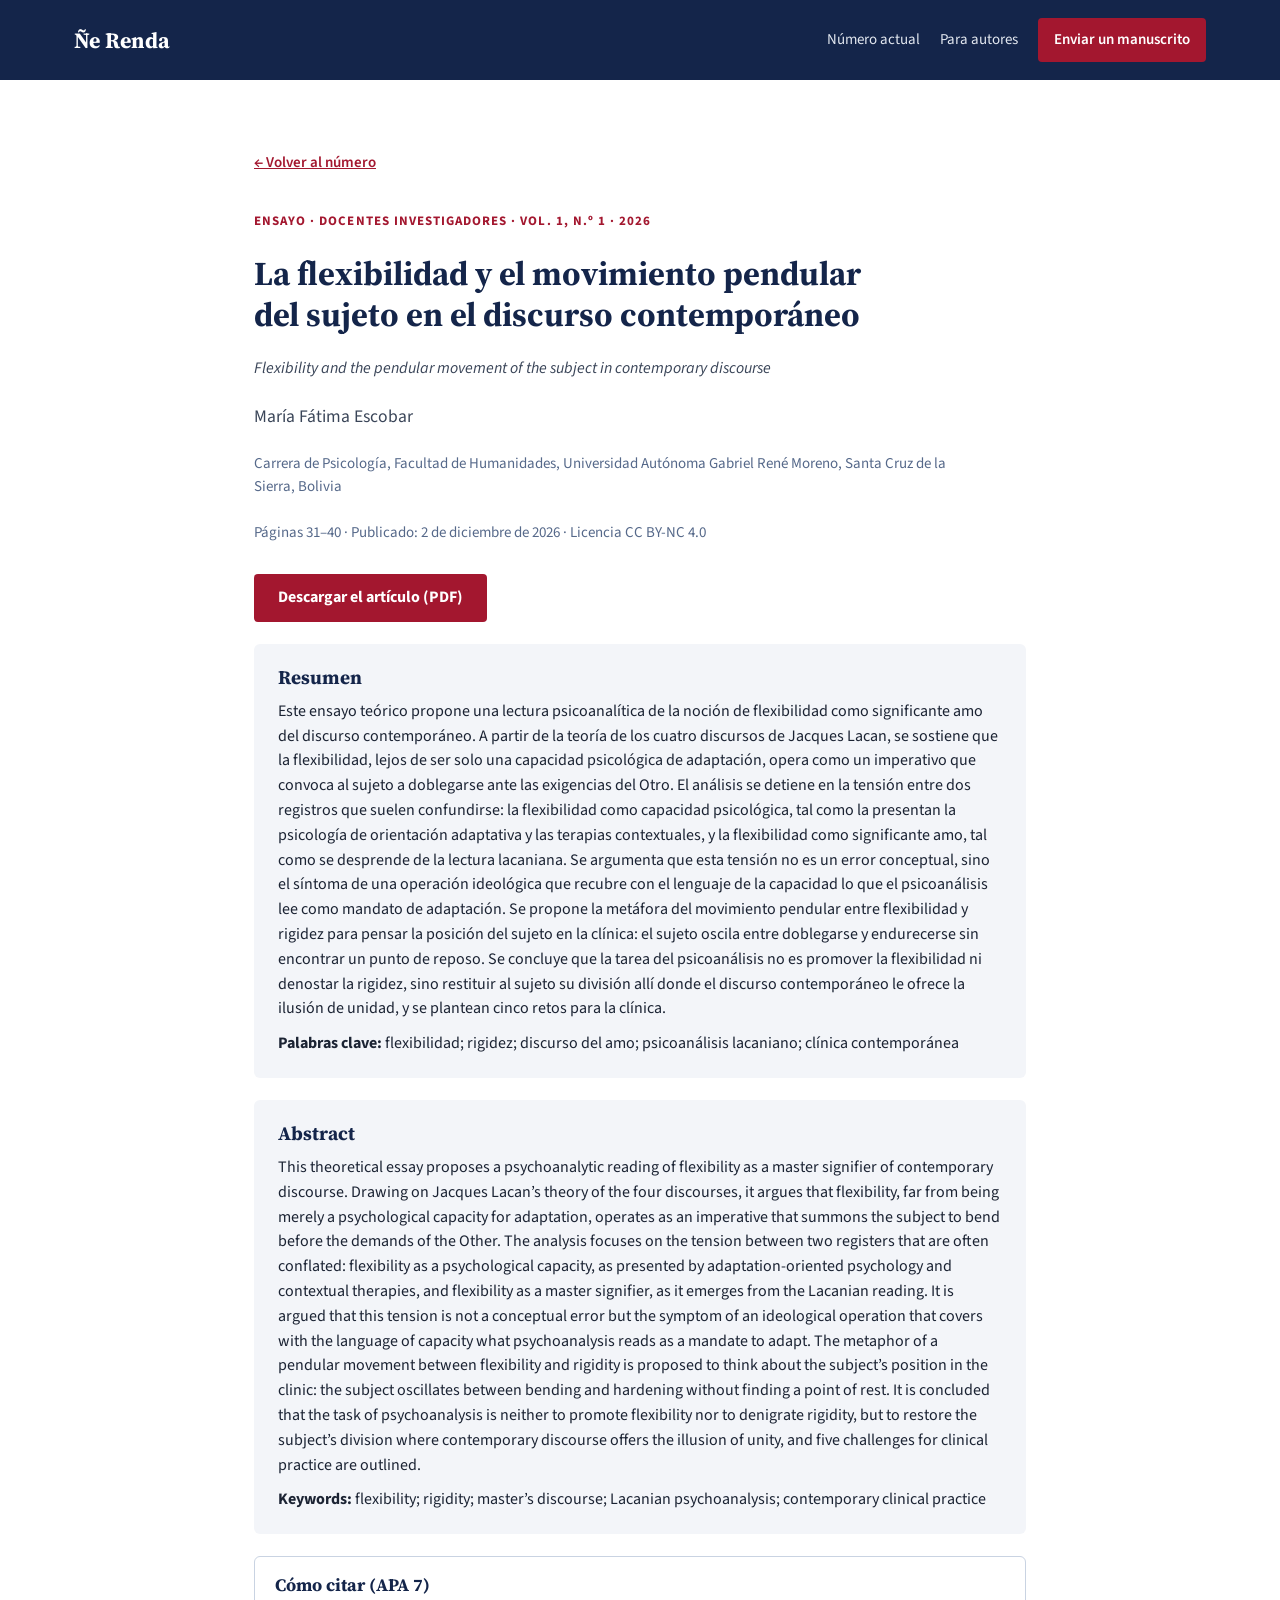
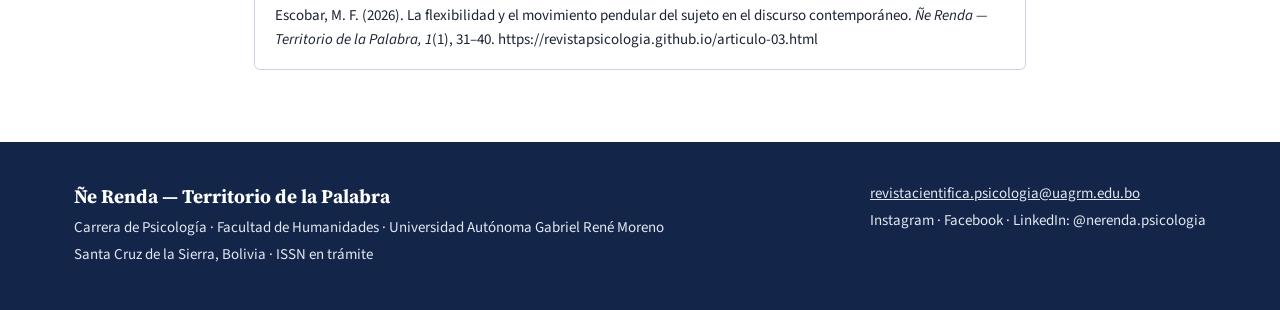
<file: articulo-03.html>
<!doctype html>
<html lang="es">
<head>
<meta charset="utf-8">
<meta name="viewport" content="width=device-width, initial-scale=1">
<title>La flexibilidad y el movimiento pendular del sujeto en el discurso contemporáneo · Ñe Renda, Vol. 1, N.º 1</title>
<meta name="description" content="Lectura psicoanalítica de la flexibilidad como imperativo del discurso contemporáneo. Artículo del Vol. 1, N.º 1 de Ñe Renda, revista académica de Psicología de la UAGRM.">
<link rel="preconnect" href="https://fonts.googleapis.com">
<link rel="preconnect" href="https://fonts.gstatic.com" crossorigin>
<link href="https://fonts.googleapis.com/css2?family=Source+Serif+4:opsz,wght@8..60,400;8..60,600;8..60,700&family=Source+Sans+3:ital,wght@0,400;0,600;0,700;1,400&display=swap" rel="stylesheet">
<link rel="stylesheet" href="css/estilos.css">
</head>
<body>

<header class="cabecera">
<div class="contenedor cabecera-fila">
<a href="index.html" class="marca">
<span class="marca-nombre">Ñe Renda</span>
</a>
<nav class="navegacion" aria-label="Secciones del sitio">
<a href="index.html#numero">Número actual</a>
<a href="index.html#autores">Para autores</a>
<a href="index.html#contacto" class="destacado">Enviar un manuscrito</a>
</nav>
</div>
</header>

<main class="articulo-cuerpo">
<p class="volver"><a href="index.html#numero">← Volver al número</a></p>
<p class="tipo">Ensayo · Docentes investigadores · Vol. 1, N.º 1 · 2026</p>
<h1>La flexibilidad y el movimiento pendular del sujeto en el discurso contemporáneo</h1>
<p class="autoria" style="font-style: italic; font-size: 1rem;">Flexibility and the pendular movement of the subject in contemporary discourse</p>
<p class="autoria">María Fátima Escobar</p>
<p class="referencia">Carrera de Psicología, Facultad de Humanidades, Universidad Autónoma Gabriel René Moreno, Santa Cruz de la Sierra, Bolivia</p>
<p class="referencia">Páginas 31–40 · Publicado: 2 de diciembre de 2026 · Licencia CC BY-NC 4.0</p>

<div class="botones">
<a class="boton boton-rojo" href="pdf/articulo-03.pdf">Descargar el artículo (PDF)</a>
</div>

<div class="bloque-resumen">
<h2>Resumen</h2>
<p>Este ensayo teórico propone una lectura psicoanalítica de la noción de flexibilidad como significante amo del discurso contemporáneo. A partir de la teoría de los cuatro discursos de Jacques Lacan, se sostiene que la flexibilidad, lejos de ser solo una capacidad psicológica de adaptación, opera como un imperativo que convoca al sujeto a doblegarse ante las exigencias del Otro. El análisis se detiene en la tensión entre dos registros que suelen confundirse: la flexibilidad como capacidad psicológica, tal como la presentan la psicología de orientación adaptativa y las terapias contextuales, y la flexibilidad como significante amo, tal como se desprende de la lectura lacaniana. Se argumenta que esta tensión no es un error conceptual, sino el síntoma de una operación ideológica que recubre con el lenguaje de la capacidad lo que el psicoanálisis lee como mandato de adaptación. Se propone la metáfora del movimiento pendular entre flexibilidad y rigidez para pensar la posición del sujeto en la clínica: el sujeto oscila entre doblegarse y endurecerse sin encontrar un punto de reposo. Se concluye que la tarea del psicoanálisis no es promover la flexibilidad ni denostar la rigidez, sino restituir al sujeto su división allí donde el discurso contemporáneo le ofrece la ilusión de unidad, y se plantean cinco retos para la clínica.</p>
<p><strong>Palabras clave:</strong> flexibilidad; rigidez; discurso del amo; psicoanálisis lacaniano; clínica contemporánea</p>
</div>

<div class="bloque-resumen">
<h2>Abstract</h2>
<p>This theoretical essay proposes a psychoanalytic reading of flexibility as a master signifier of contemporary discourse. Drawing on Jacques Lacan’s theory of the four discourses, it argues that flexibility, far from being merely a psychological capacity for adaptation, operates as an imperative that summons the subject to bend before the demands of the Other. The analysis focuses on the tension between two registers that are often conflated: flexibility as a psychological capacity, as presented by adaptation-oriented psychology and contextual therapies, and flexibility as a master signifier, as it emerges from the Lacanian reading. It is argued that this tension is not a conceptual error but the symptom of an ideological operation that covers with the language of capacity what psychoanalysis reads as a mandate to adapt. The metaphor of a pendular movement between flexibility and rigidity is proposed to think about the subject’s position in the clinic: the subject oscillates between bending and hardening without finding a point of rest. It is concluded that the task of psychoanalysis is neither to promote flexibility nor to denigrate rigidity, but to restore the subject’s division where contemporary discourse offers the illusion of unity, and five challenges for clinical practice are outlined.</p>
<p><strong>Keywords:</strong> flexibility; rigidity; master’s discourse; Lacanian psychoanalysis; contemporary clinical practice</p>
</div>

<div class="bloque-citar">
<h2>Cómo citar (APA 7)</h2>
<p>Escobar, M. F. (2026). La flexibilidad y el movimiento pendular del sujeto en el discurso contemporáneo. <em>Ñe Renda — Territorio de la Palabra, 1</em>(1), 31–40. https://revistapsicologia.github.io/articulo-03.html</p>
</div>
</main>

<footer class="pie">
<div class="contenedor pie-fila">
<div>
<p class="titulo">Ñe Renda — Territorio de la Palabra</p>
<p>Carrera de Psicología · Facultad de Humanidades · Universidad Autónoma Gabriel René Moreno</p>
<p>Santa Cruz de la Sierra, Bolivia · ISSN en trámite</p>
</div>
<div>
<p><a href="mailto:revistacientifica.psicologia@uagrm.edu.bo" style="color: #E3E8F0">revistacientifica.psicologia@uagrm.edu.bo</a></p>
<p>Instagram · Facebook · LinkedIn: @nerenda.psicologia</p>
</div>
</div>
</footer>

</body>
</html>
</file>
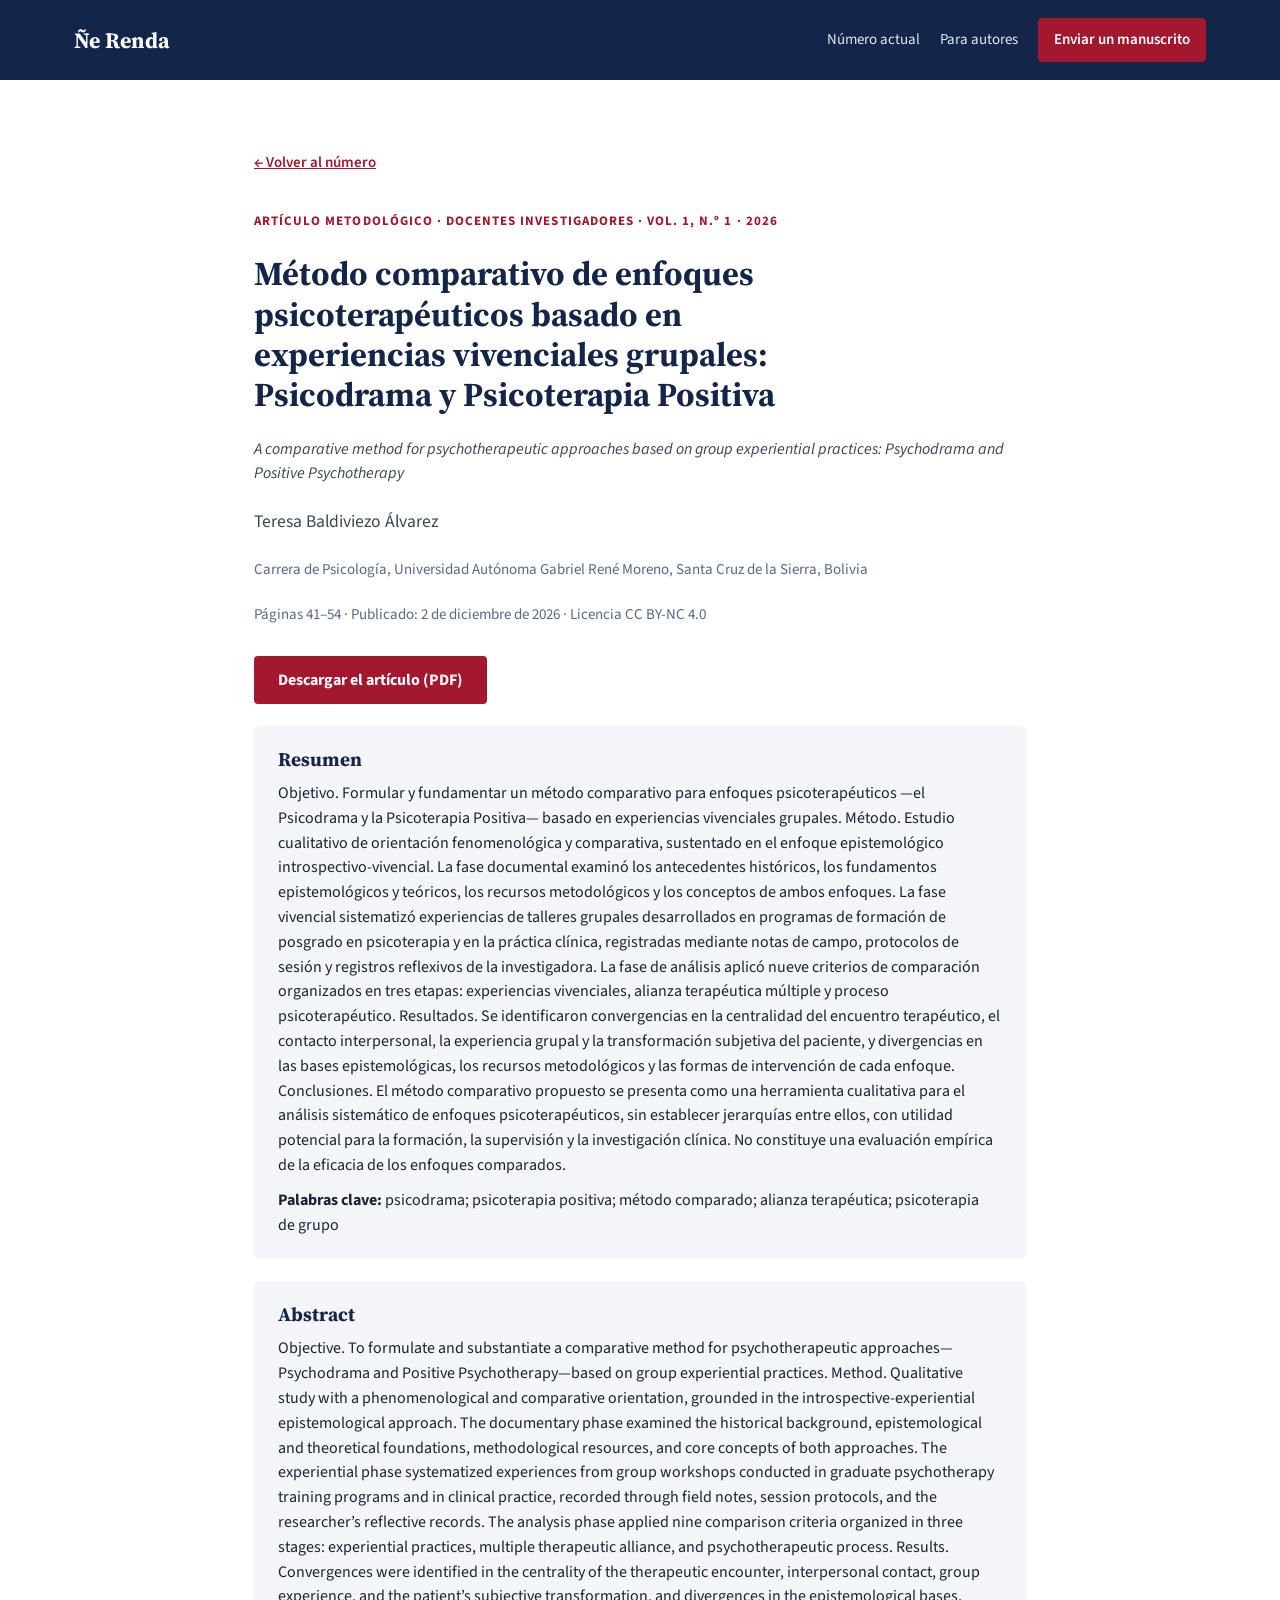
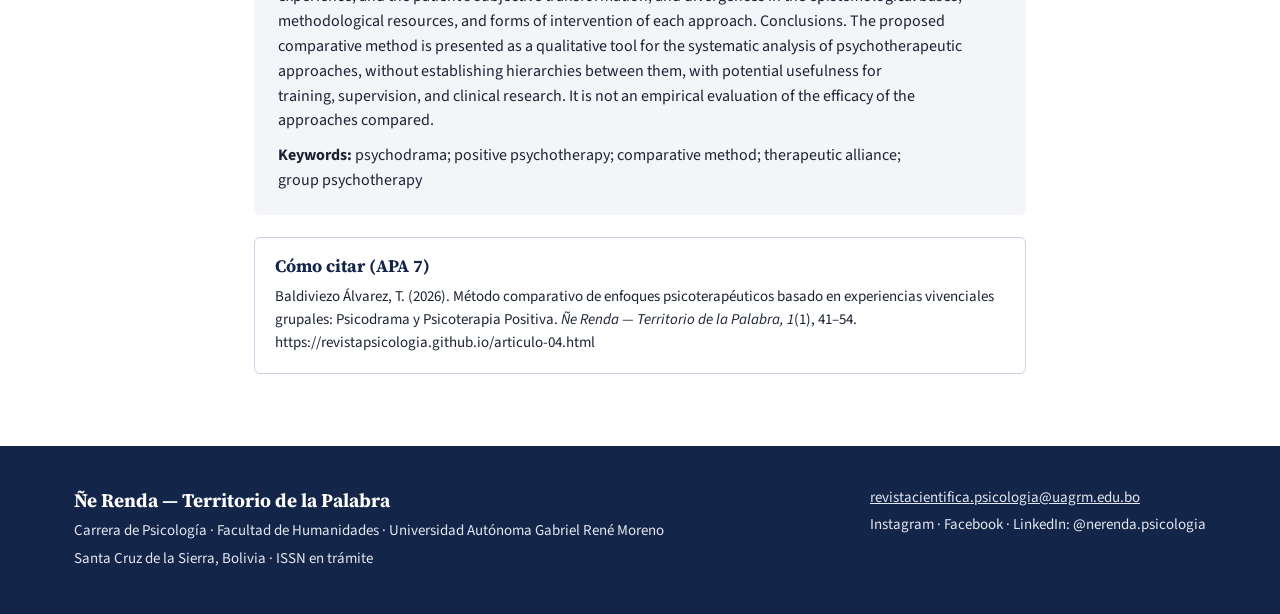
<file: articulo-04.html>
<!doctype html>
<html lang="es">
<head>
<meta charset="utf-8">
<meta name="viewport" content="width=device-width, initial-scale=1">
<title>Método comparativo de enfoques psicoterapéuticos basado en experiencias vivenciales grupales: Psicodrama y Psicoterapia Positiva · Ñe Renda, Vol. 1, N.º 1</title>
<meta name="description" content="Un método comparativo entre Psicodrama y Psicoterapia Positiva a partir de experiencias grupales. Artículo del Vol. 1, N.º 1 de Ñe Renda, revista académica de Psicología de la UAGRM.">
<link rel="preconnect" href="https://fonts.googleapis.com">
<link rel="preconnect" href="https://fonts.gstatic.com" crossorigin>
<link href="https://fonts.googleapis.com/css2?family=Source+Serif+4:opsz,wght@8..60,400;8..60,600;8..60,700&family=Source+Sans+3:ital,wght@0,400;0,600;0,700;1,400&display=swap" rel="stylesheet">
<link rel="stylesheet" href="css/estilos.css">
</head>
<body>

<header class="cabecera">
<div class="contenedor cabecera-fila">
<a href="index.html" class="marca">
<span class="marca-nombre">Ñe Renda</span>
</a>
<nav class="navegacion" aria-label="Secciones del sitio">
<a href="index.html#numero">Número actual</a>
<a href="index.html#autores">Para autores</a>
<a href="index.html#contacto" class="destacado">Enviar un manuscrito</a>
</nav>
</div>
</header>

<main class="articulo-cuerpo">
<p class="volver"><a href="index.html#numero">← Volver al número</a></p>
<p class="tipo">Artículo metodológico · Docentes investigadores · Vol. 1, N.º 1 · 2026</p>
<h1>Método comparativo de enfoques psicoterapéuticos basado en experiencias vivenciales grupales: Psicodrama y Psicoterapia Positiva</h1>
<p class="autoria" style="font-style: italic; font-size: 1rem;">A comparative method for psychotherapeutic approaches based on group experiential practices: Psychodrama and Positive Psychotherapy</p>
<p class="autoria">Teresa Baldiviezo Álvarez</p>
<p class="referencia">Carrera de Psicología, Universidad Autónoma Gabriel René Moreno, Santa Cruz de la Sierra, Bolivia</p>
<p class="referencia">Páginas 41–54 · Publicado: 2 de diciembre de 2026 · Licencia CC BY-NC 4.0</p>

<div class="botones">
<a class="boton boton-rojo" href="pdf/articulo-04.pdf">Descargar el artículo (PDF)</a>
</div>

<div class="bloque-resumen">
<h2>Resumen</h2>
<p>Objetivo. Formular y fundamentar un método comparativo para enfoques psicoterapéuticos —el Psicodrama y la Psicoterapia Positiva— basado en experiencias vivenciales grupales. Método. Estudio cualitativo de orientación fenomenológica y comparativa, sustentado en el enfoque epistemológico introspectivo-vivencial. La fase documental examinó los antecedentes históricos, los fundamentos epistemológicos y teóricos, los recursos metodológicos y los conceptos de ambos enfoques. La fase vivencial sistematizó experiencias de talleres grupales desarrollados en programas de formación de posgrado en psicoterapia y en la práctica clínica, registradas mediante notas de campo, protocolos de sesión y registros reflexivos de la investigadora. La fase de análisis aplicó nueve criterios de comparación organizados en tres etapas: experiencias vivenciales, alianza terapéutica múltiple y proceso psicoterapéutico. Resultados. Se identificaron convergencias en la centralidad del encuentro terapéutico, el contacto interpersonal, la experiencia grupal y la transformación subjetiva del paciente, y divergencias en las bases epistemológicas, los recursos metodológicos y las formas de intervención de cada enfoque. Conclusiones. El método comparativo propuesto se presenta como una herramienta cualitativa para el análisis sistemático de enfoques psicoterapéuticos, sin establecer jerarquías entre ellos, con utilidad potencial para la formación, la supervisión y la investigación clínica. No constituye una evaluación empírica de la eficacia de los enfoques comparados.</p>
<p><strong>Palabras clave:</strong> psicodrama; psicoterapia positiva; método comparado; alianza terapéutica; psicoterapia de grupo</p>
</div>

<div class="bloque-resumen">
<h2>Abstract</h2>
<p>Objective. To formulate and substantiate a comparative method for psychotherapeutic approaches—Psychodrama and Positive Psychotherapy—based on group experiential practices. Method. Qualitative study with a phenomenological and comparative orientation, grounded in the introspective-experiential epistemological approach. The documentary phase examined the historical background, epistemological and theoretical foundations, methodological resources, and core concepts of both approaches. The experiential phase systematized experiences from group workshops conducted in graduate psychotherapy training programs and in clinical practice, recorded through field notes, session protocols, and the researcher’s reflective records. The analysis phase applied nine comparison criteria organized in three stages: experiential practices, multiple therapeutic alliance, and psychotherapeutic process. Results. Convergences were identified in the centrality of the therapeutic encounter, interpersonal contact, group experience, and the patient’s subjective transformation, and divergences in the epistemological bases, methodological resources, and forms of intervention of each approach. Conclusions. The proposed comparative method is presented as a qualitative tool for the systematic analysis of psychotherapeutic approaches, without establishing hierarchies between them, with potential usefulness for training, supervision, and clinical research. It is not an empirical evaluation of the efficacy of the approaches compared.</p>
<p><strong>Keywords:</strong> psychodrama; positive psychotherapy; comparative method; therapeutic alliance; group psychotherapy</p>
</div>

<div class="bloque-citar">
<h2>Cómo citar (APA 7)</h2>
<p>Baldiviezo Álvarez, T. (2026). Método comparativo de enfoques psicoterapéuticos basado en experiencias vivenciales grupales: Psicodrama y Psicoterapia Positiva. <em>Ñe Renda — Territorio de la Palabra, 1</em>(1), 41–54. https://revistapsicologia.github.io/articulo-04.html</p>
</div>
</main>

<footer class="pie">
<div class="contenedor pie-fila">
<div>
<p class="titulo">Ñe Renda — Territorio de la Palabra</p>
<p>Carrera de Psicología · Facultad de Humanidades · Universidad Autónoma Gabriel René Moreno</p>
<p>Santa Cruz de la Sierra, Bolivia · ISSN en trámite</p>
</div>
<div>
<p><a href="mailto:revistacientifica.psicologia@uagrm.edu.bo" style="color: #E3E8F0">revistacientifica.psicologia@uagrm.edu.bo</a></p>
<p>Instagram · Facebook · LinkedIn: @nerenda.psicologia</p>
</div>
</div>
</footer>

</body>
</html>
</file>
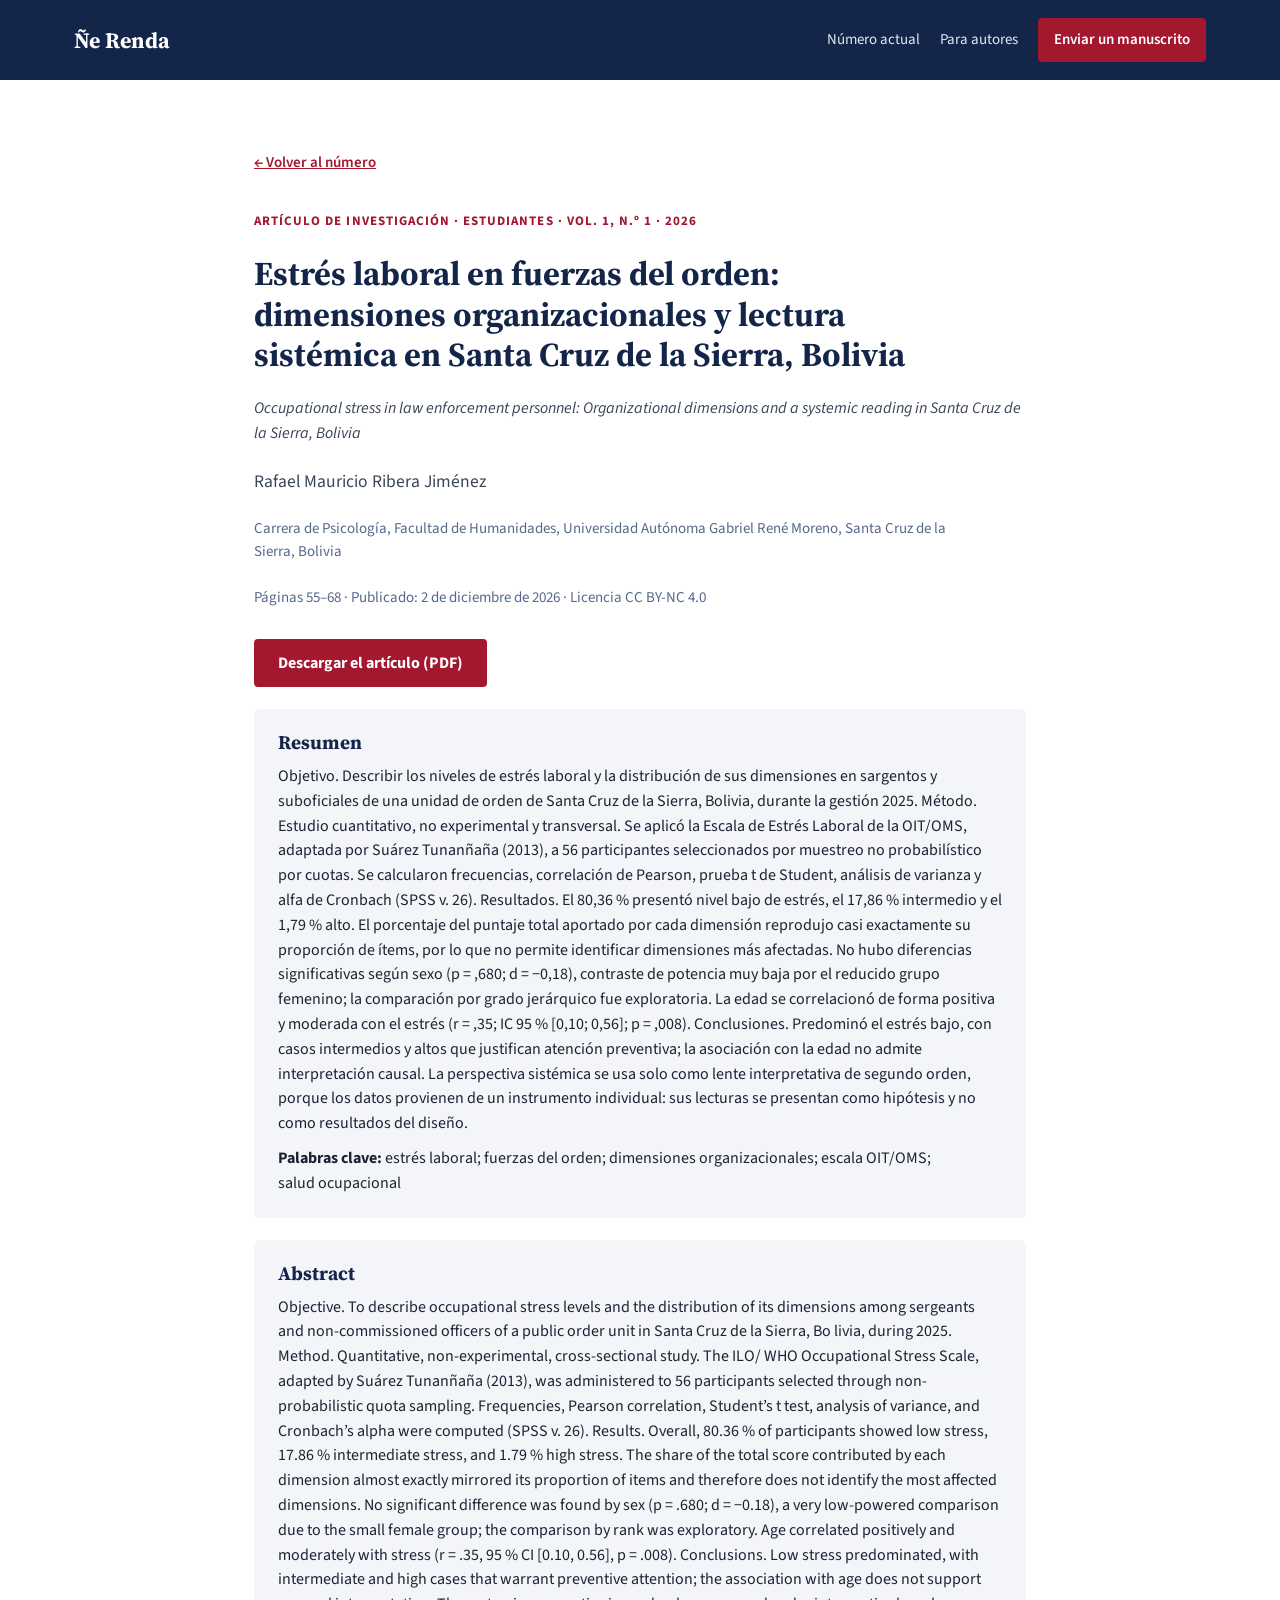
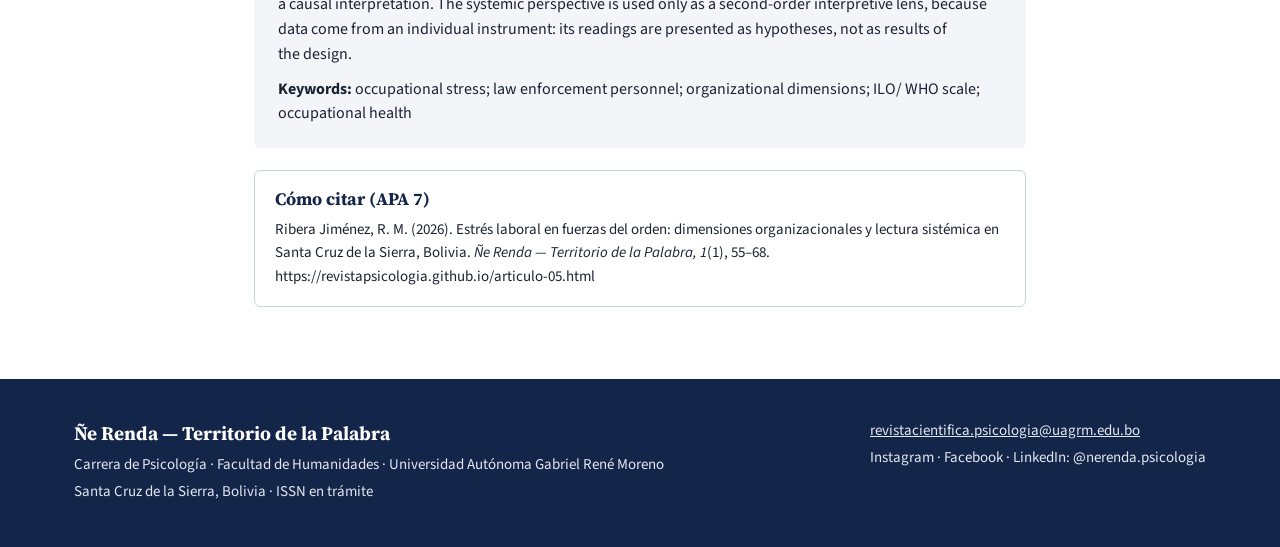
<file: articulo-05.html>
<!doctype html>
<html lang="es">
<head>
<meta charset="utf-8">
<meta name="viewport" content="width=device-width, initial-scale=1">
<title>Estrés laboral en fuerzas del orden: dimensiones organizacionales y lectura sistémica en Santa Cruz de la Sierra, Bolivia · Ñe Renda, Vol. 1, N.º 1</title>
<meta name="description" content="Niveles y dimensiones del estrés laboral en fuerzas del orden, con lectura sistémica. Artículo del Vol. 1, N.º 1 de Ñe Renda, revista académica de Psicología de la UAGRM.">
<link rel="preconnect" href="https://fonts.googleapis.com">
<link rel="preconnect" href="https://fonts.gstatic.com" crossorigin>
<link href="https://fonts.googleapis.com/css2?family=Source+Serif+4:opsz,wght@8..60,400;8..60,600;8..60,700&family=Source+Sans+3:ital,wght@0,400;0,600;0,700;1,400&display=swap" rel="stylesheet">
<link rel="stylesheet" href="css/estilos.css">
</head>
<body>

<header class="cabecera">
<div class="contenedor cabecera-fila">
<a href="index.html" class="marca">
<span class="marca-nombre">Ñe Renda</span>
</a>
<nav class="navegacion" aria-label="Secciones del sitio">
<a href="index.html#numero">Número actual</a>
<a href="index.html#autores">Para autores</a>
<a href="index.html#contacto" class="destacado">Enviar un manuscrito</a>
</nav>
</div>
</header>

<main class="articulo-cuerpo">
<p class="volver"><a href="index.html#numero">← Volver al número</a></p>
<p class="tipo">Artículo de investigación · Estudiantes · Vol. 1, N.º 1 · 2026</p>
<h1>Estrés laboral en fuerzas del orden: dimensiones organizacionales y lectura sistémica en Santa Cruz de la Sierra, Bolivia</h1>
<p class="autoria" style="font-style: italic; font-size: 1rem;">Occupational stress in law enforcement personnel: Organizational dimensions and a systemic reading in Santa Cruz de la Sierra, Bolivia</p>
<p class="autoria">Rafael Mauricio Ribera Jiménez</p>
<p class="referencia">Carrera de Psicología, Facultad de Humanidades, Universidad Autónoma Gabriel René Moreno, Santa Cruz de la Sierra, Bolivia</p>
<p class="referencia">Páginas 55–68 · Publicado: 2 de diciembre de 2026 · Licencia CC BY-NC 4.0</p>

<div class="botones">
<a class="boton boton-rojo" href="pdf/articulo-05.pdf">Descargar el artículo (PDF)</a>
</div>

<div class="bloque-resumen">
<h2>Resumen</h2>
<p>Objetivo. Describir los niveles de estrés laboral y la distribución de sus dimensiones en sargentos y suboficiales de una unidad de orden de Santa Cruz de la Sierra, Bolivia, durante la gestión 2025. Método. Estudio cuantitativo, no experimental y transversal. Se aplicó la Escala de Estrés Laboral de la OIT/OMS, adaptada por Suárez Tunanñaña (2013), a 56 participantes seleccionados por muestreo no probabilístico por cuotas. Se calcularon frecuencias, correlación de Pearson, prueba t de Student, análisis de varianza y alfa de Cronbach (SPSS v. 26). Resultados. El 80,36 % presentó nivel bajo de estrés, el 17,86 % intermedio y el 1,79 % alto. El porcentaje del puntaje total aportado por cada dimensión reprodujo casi exactamente su proporción de ítems, por lo que no permite identificar dimensiones más afectadas. No hubo diferencias significativas según sexo (p = ,680; d = −0,18), contraste de potencia muy baja por el reducido grupo femenino; la comparación por grado jerárquico fue exploratoria. La edad se correlacionó de forma positiva y moderada con el estrés (r = ,35; IC 95 % [0,10; 0,56]; p = ,008). Conclusiones. Predominó el estrés bajo, con casos intermedios y altos que justifican atención preventiva; la asociación con la edad no admite interpretación causal. La perspectiva sistémica se usa solo como lente interpretativa de segundo orden, porque los datos provienen de un instrumento individual: sus lecturas se presentan como hipótesis y no como resultados del diseño.</p>
<p><strong>Palabras clave:</strong> estrés laboral; fuerzas del orden; dimensiones organizacionales; escala OIT/OMS; salud ocupacional</p>
</div>

<div class="bloque-resumen">
<h2>Abstract</h2>
<p>Objective. To describe occupational stress levels and the distribution of its dimensions among sergeants and non-commissioned officers of a public order unit in Santa Cruz de la Sierra, Bo livia, during 2025. Method. Quantitative, non-experimental, cross-sectional study. The ILO/ WHO Occupational Stress Scale, adapted by Suárez Tunanñaña (2013), was administered to 56 participants selected through non-probabilistic quota sampling. Frequencies, Pearson correlation, Student’s t test, analysis of variance, and Cronbach’s alpha were computed (SPSS v. 26). Results. Overall, 80.36 % of participants showed low stress, 17.86 % intermediate stress, and 1.79 % high stress. The share of the total score contributed by each dimension almost exactly mirrored its proportion of items and therefore does not identify the most affected dimensions. No significant difference was found by sex (p = .680; d = −0.18), a very low-powered comparison due to the small female group; the comparison by rank was exploratory. Age correlated positively and moderately with stress (r = .35, 95 % CI [0.10, 0.56], p = .008). Conclusions. Low stress predominated, with intermediate and high cases that warrant preventive attention; the association with age does not support a causal interpretation. The systemic perspective is used only as a second-order interpretive lens, because data come from an individual instrument: its readings are presented as hypotheses, not as results of the design.</p>
<p><strong>Keywords:</strong> occupational stress; law enforcement personnel; organizational dimensions; ILO/ WHO scale; occupational health</p>
</div>

<div class="bloque-citar">
<h2>Cómo citar (APA 7)</h2>
<p>Ribera Jiménez, R. M. (2026). Estrés laboral en fuerzas del orden: dimensiones organizacionales y lectura sistémica en Santa Cruz de la Sierra, Bolivia. <em>Ñe Renda — Territorio de la Palabra, 1</em>(1), 55–68. https://revistapsicologia.github.io/articulo-05.html</p>
</div>
</main>

<footer class="pie">
<div class="contenedor pie-fila">
<div>
<p class="titulo">Ñe Renda — Territorio de la Palabra</p>
<p>Carrera de Psicología · Facultad de Humanidades · Universidad Autónoma Gabriel René Moreno</p>
<p>Santa Cruz de la Sierra, Bolivia · ISSN en trámite</p>
</div>
<div>
<p><a href="mailto:revistacientifica.psicologia@uagrm.edu.bo" style="color: #E3E8F0">revistacientifica.psicologia@uagrm.edu.bo</a></p>
<p>Instagram · Facebook · LinkedIn: @nerenda.psicologia</p>
</div>
</div>
</footer>

</body>
</html>
</file>
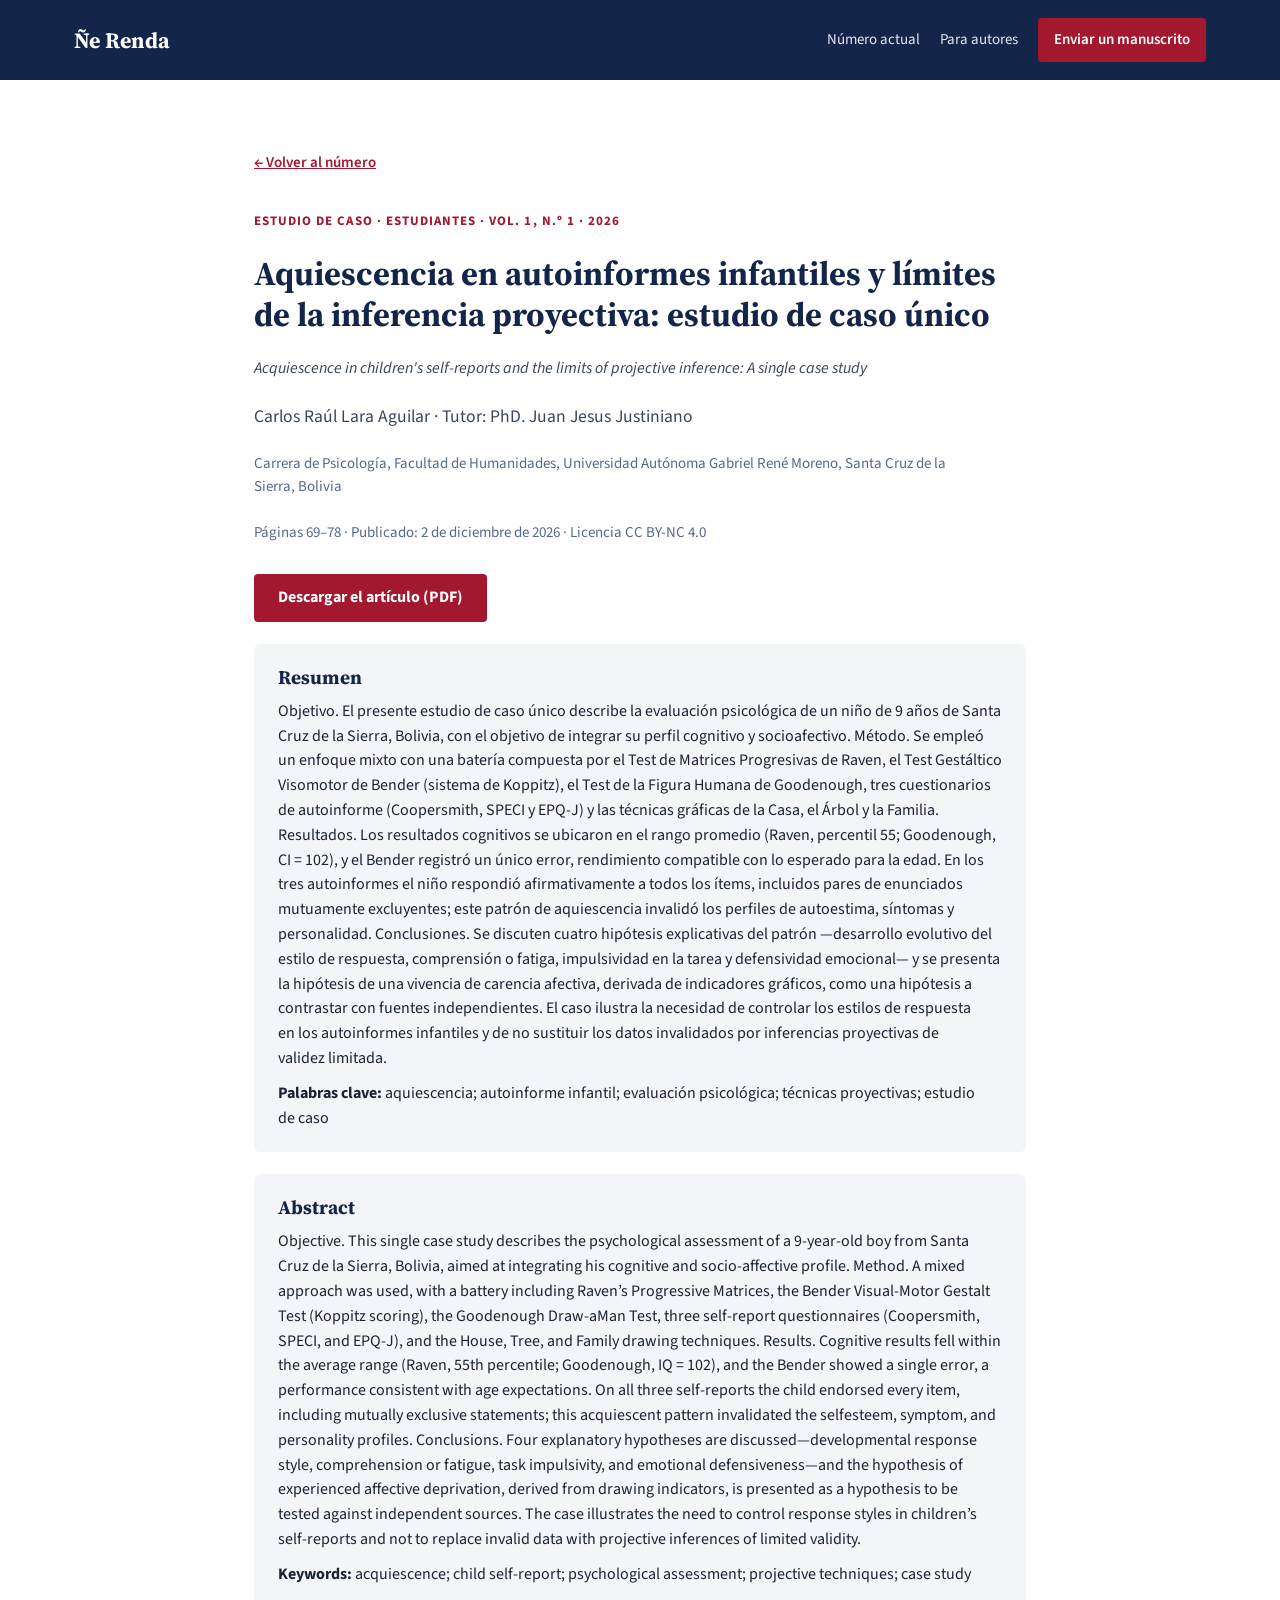
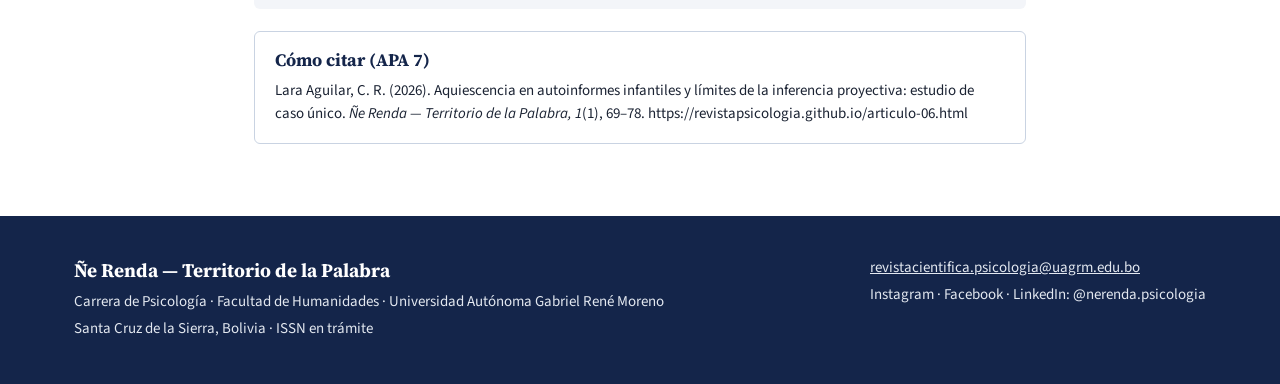
<file: articulo-06.html>
<!doctype html>
<html lang="es">
<head>
<meta charset="utf-8">
<meta name="viewport" content="width=device-width, initial-scale=1">
<title>Aquiescencia en autoinformes infantiles y límites de la inferencia proyectiva: estudio de caso único · Ñe Renda, Vol. 1, N.º 1</title>
<meta name="description" content="Aquiescencia en autoinformes infantiles y límites de la inferencia proyectiva. Artículo del Vol. 1, N.º 1 de Ñe Renda, revista académica de Psicología de la UAGRM.">
<link rel="preconnect" href="https://fonts.googleapis.com">
<link rel="preconnect" href="https://fonts.gstatic.com" crossorigin>
<link href="https://fonts.googleapis.com/css2?family=Source+Serif+4:opsz,wght@8..60,400;8..60,600;8..60,700&family=Source+Sans+3:ital,wght@0,400;0,600;0,700;1,400&display=swap" rel="stylesheet">
<link rel="stylesheet" href="css/estilos.css">
</head>
<body>

<header class="cabecera">
<div class="contenedor cabecera-fila">
<a href="index.html" class="marca">
<span class="marca-nombre">Ñe Renda</span>
</a>
<nav class="navegacion" aria-label="Secciones del sitio">
<a href="index.html#numero">Número actual</a>
<a href="index.html#autores">Para autores</a>
<a href="index.html#contacto" class="destacado">Enviar un manuscrito</a>
</nav>
</div>
</header>

<main class="articulo-cuerpo">
<p class="volver"><a href="index.html#numero">← Volver al número</a></p>
<p class="tipo">Estudio de caso · Estudiantes · Vol. 1, N.º 1 · 2026</p>
<h1>Aquiescencia en autoinformes infantiles y límites de la inferencia proyectiva: estudio de caso único</h1>
<p class="autoria" style="font-style: italic; font-size: 1rem;">Acquiescence in children's self-reports and the limits of projective inference: A single case study</p>
<p class="autoria">Carlos Raúl Lara Aguilar · Tutor: PhD. Juan Jesus Justiniano</p>
<p class="referencia">Carrera de Psicología, Facultad de Humanidades, Universidad Autónoma Gabriel René Moreno, Santa Cruz de la Sierra, Bolivia</p>
<p class="referencia">Páginas 69–78 · Publicado: 2 de diciembre de 2026 · Licencia CC BY-NC 4.0</p>

<div class="botones">
<a class="boton boton-rojo" href="pdf/articulo-06.pdf">Descargar el artículo (PDF)</a>
</div>

<div class="bloque-resumen">
<h2>Resumen</h2>
<p>Objetivo. El presente estudio de caso único describe la evaluación psicológica de un niño de 9 años de Santa Cruz de la Sierra, Bolivia, con el objetivo de integrar su perfil cognitivo y socioafectivo. Método. Se empleó un enfoque mixto con una batería compuesta por el Test de Matrices Progresivas de Raven, el Test Gestáltico Visomotor de Bender (sistema de Koppitz), el Test de la Figura Humana de Goodenough, tres cuestionarios de autoinforme (Coopersmith, SPECI y EPQ-J) y las técnicas gráficas de la Casa, el Árbol y la Familia. Resultados. Los resultados cognitivos se ubicaron en el rango promedio (Raven, percentil 55; Goodenough, CI = 102), y el Bender registró un único error, rendimiento compatible con lo esperado para la edad. En los tres autoinformes el niño respondió afirmativamente a todos los ítems, incluidos pares de enunciados mutuamente excluyentes; este patrón de aquiescencia invalidó los perfiles de autoestima, síntomas y personalidad. Conclusiones. Se discuten cuatro hipótesis explicativas del patrón —desarrollo evolutivo del estilo de respuesta, comprensión o fatiga, impulsividad en la tarea y defensividad emocional— y se presenta la hipótesis de una vivencia de carencia afectiva, derivada de indicadores gráficos, como una hipótesis a contrastar con fuentes independientes. El caso ilustra la necesidad de controlar los estilos de respuesta en los autoinformes infantiles y de no sustituir los datos invalidados por inferencias proyectivas de validez limitada.</p>
<p><strong>Palabras clave:</strong> aquiescencia; autoinforme infantil; evaluación psicológica; técnicas proyectivas; estudio de caso</p>
</div>

<div class="bloque-resumen">
<h2>Abstract</h2>
<p>Objective. This single case study describes the psychological assessment of a 9-year-old boy from Santa Cruz de la Sierra, Bolivia, aimed at integrating his cognitive and socio-affective profile. Method. A mixed approach was used, with a battery including Raven’s Progressive Matrices, the Bender Visual-Motor Gestalt Test (Koppitz scoring), the Goodenough Draw-aMan Test, three self-report questionnaires (Coopersmith, SPECI, and EPQ-J), and the House, Tree, and Family drawing techniques. Results. Cognitive results fell within the average range (Raven, 55th percentile; Goodenough, IQ = 102), and the Bender showed a single error, a performance consistent with age expectations. On all three self-reports the child endorsed every item, including mutually exclusive statements; this acquiescent pattern invalidated the selfesteem, symptom, and personality profiles. Conclusions. Four explanatory hypotheses are discussed—developmental response style, comprehension or fatigue, task impulsivity, and emotional defensiveness—and the hypothesis of experienced affective deprivation, derived from drawing indicators, is presented as a hypothesis to be tested against independent sources. The case illustrates the need to control response styles in children’s self-reports and not to replace invalid data with projective inferences of limited validity.</p>
<p><strong>Keywords:</strong> acquiescence; child self-report; psychological assessment; projective techniques; case study</p>
</div>

<div class="bloque-citar">
<h2>Cómo citar (APA 7)</h2>
<p>Lara Aguilar, C. R. (2026). Aquiescencia en autoinformes infantiles y límites de la inferencia proyectiva: estudio de caso único. <em>Ñe Renda — Territorio de la Palabra, 1</em>(1), 69–78. https://revistapsicologia.github.io/articulo-06.html</p>
</div>
</main>

<footer class="pie">
<div class="contenedor pie-fila">
<div>
<p class="titulo">Ñe Renda — Territorio de la Palabra</p>
<p>Carrera de Psicología · Facultad de Humanidades · Universidad Autónoma Gabriel René Moreno</p>
<p>Santa Cruz de la Sierra, Bolivia · ISSN en trámite</p>
</div>
<div>
<p><a href="mailto:revistacientifica.psicologia@uagrm.edu.bo" style="color: #E3E8F0">revistacientifica.psicologia@uagrm.edu.bo</a></p>
<p>Instagram · Facebook · LinkedIn: @nerenda.psicologia</p>
</div>
</div>
</footer>

</body>
</html>
</file>
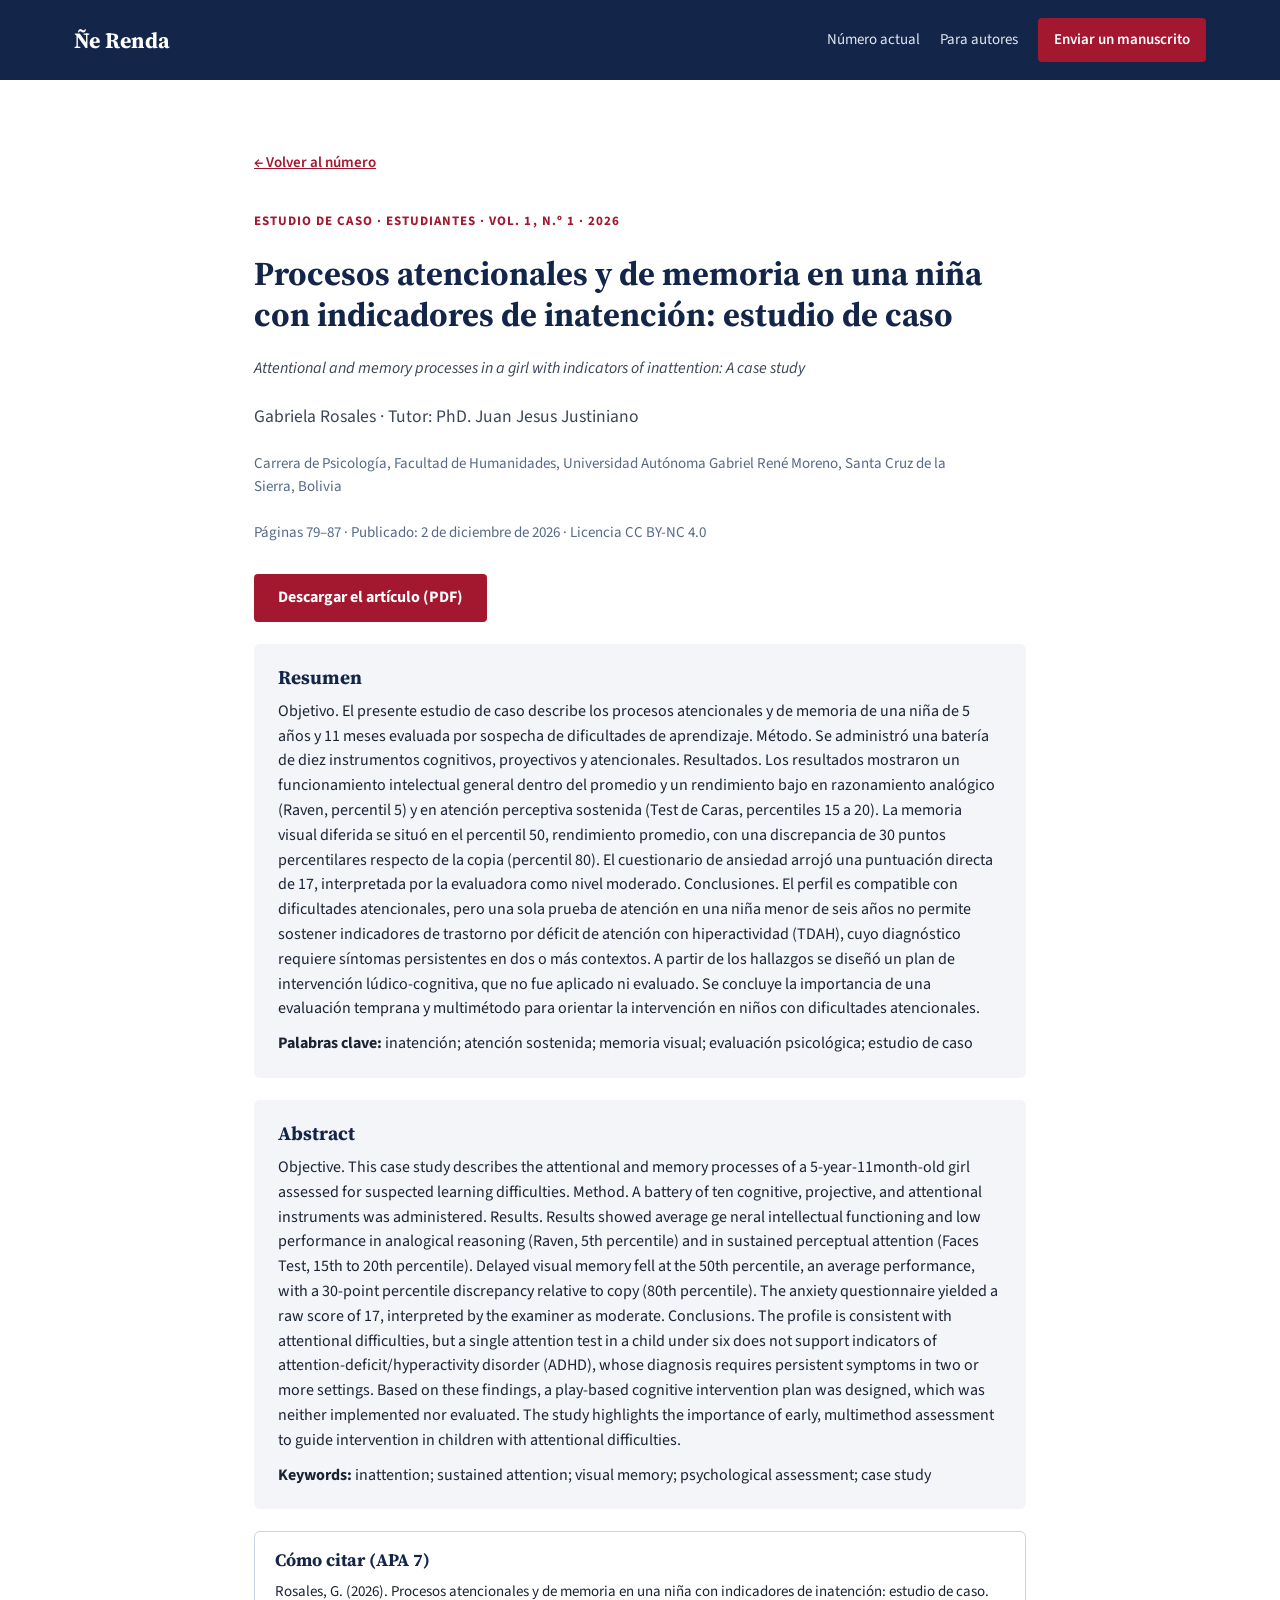
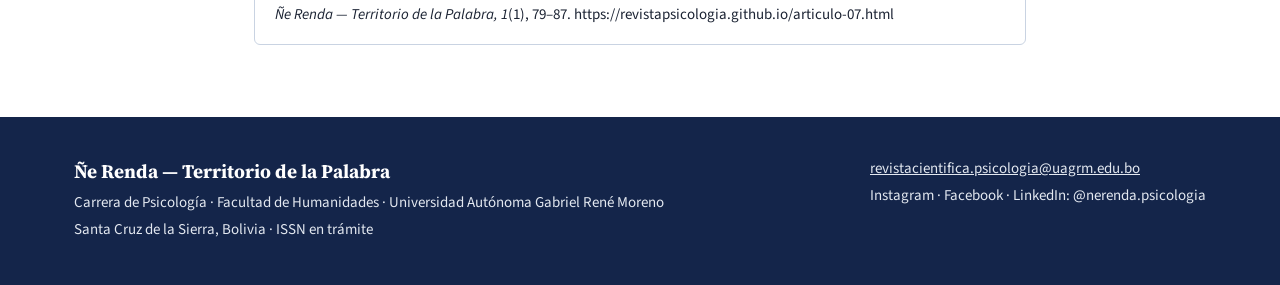
<file: articulo-07.html>
<!doctype html>
<html lang="es">
<head>
<meta charset="utf-8">
<meta name="viewport" content="width=device-width, initial-scale=1">
<title>Procesos atencionales y de memoria en una niña con indicadores de inatención: estudio de caso · Ñe Renda, Vol. 1, N.º 1</title>
<meta name="description" content="Evaluación de procesos atencionales y de memoria en el ámbito infantil. Artículo del Vol. 1, N.º 1 de Ñe Renda, revista académica de Psicología de la UAGRM.">
<link rel="preconnect" href="https://fonts.googleapis.com">
<link rel="preconnect" href="https://fonts.gstatic.com" crossorigin>
<link href="https://fonts.googleapis.com/css2?family=Source+Serif+4:opsz,wght@8..60,400;8..60,600;8..60,700&family=Source+Sans+3:ital,wght@0,400;0,600;0,700;1,400&display=swap" rel="stylesheet">
<link rel="stylesheet" href="css/estilos.css">
</head>
<body>

<header class="cabecera">
<div class="contenedor cabecera-fila">
<a href="index.html" class="marca">
<span class="marca-nombre">Ñe Renda</span>
</a>
<nav class="navegacion" aria-label="Secciones del sitio">
<a href="index.html#numero">Número actual</a>
<a href="index.html#autores">Para autores</a>
<a href="index.html#contacto" class="destacado">Enviar un manuscrito</a>
</nav>
</div>
</header>

<main class="articulo-cuerpo">
<p class="volver"><a href="index.html#numero">← Volver al número</a></p>
<p class="tipo">Estudio de caso · Estudiantes · Vol. 1, N.º 1 · 2026</p>
<h1>Procesos atencionales y de memoria en una niña con indicadores de inatención: estudio de caso</h1>
<p class="autoria" style="font-style: italic; font-size: 1rem;">Attentional and memory processes in a girl with indicators of inattention: A case study</p>
<p class="autoria">Gabriela Rosales · Tutor: PhD. Juan Jesus Justiniano</p>
<p class="referencia">Carrera de Psicología, Facultad de Humanidades, Universidad Autónoma Gabriel René Moreno, Santa Cruz de la Sierra, Bolivia</p>
<p class="referencia">Páginas 79–87 · Publicado: 2 de diciembre de 2026 · Licencia CC BY-NC 4.0</p>

<div class="botones">
<a class="boton boton-rojo" href="pdf/articulo-07.pdf">Descargar el artículo (PDF)</a>
</div>

<div class="bloque-resumen">
<h2>Resumen</h2>
<p>Objetivo. El presente estudio de caso describe los procesos atencionales y de memoria de una niña de 5 años y 11 meses evaluada por sospecha de dificultades de aprendizaje. Método. Se administró una batería de diez instrumentos cognitivos, proyectivos y atencionales. Resultados. Los resultados mostraron un funcionamiento intelectual general dentro del promedio y un rendimiento bajo en razonamiento analógico (Raven, percentil 5) y en atención perceptiva sostenida (Test de Caras, percentiles 15 a 20). La memoria visual diferida se situó en el percentil 50, rendimiento promedio, con una discrepancia de 30 puntos percentilares respecto de la copia (percentil 80). El cuestionario de ansiedad arrojó una puntuación directa de 17, interpretada por la evaluadora como nivel moderado. Conclusiones. El perfil es compatible con dificultades atencionales, pero una sola prueba de atención en una niña menor de seis años no permite sostener indicadores de trastorno por déficit de atención con hiperactividad (TDAH), cuyo diagnóstico requiere síntomas persistentes en dos o más contextos. A partir de los hallazgos se diseñó un plan de intervención lúdico-cognitiva, que no fue aplicado ni evaluado. Se concluye la importancia de una evaluación temprana y multimétodo para orientar la intervención en niños con dificultades atencionales.</p>
<p><strong>Palabras clave:</strong> inatención; atención sostenida; memoria visual; evaluación psicológica; estudio de caso</p>
</div>

<div class="bloque-resumen">
<h2>Abstract</h2>
<p>Objective. This case study describes the attentional and memory processes of a 5-year-11month-old girl assessed for suspected learning difficulties. Method. A battery of ten cognitive, projective, and attentional instruments was administered. Results. Results showed average ge neral intellectual functioning and low performance in analogical reasoning (Raven, 5th percentile) and in sustained perceptual attention (Faces Test, 15th to 20th percentile). Delayed visual memory fell at the 50th percentile, an average performance, with a 30-point percentile discrepancy relative to copy (80th percentile). The anxiety questionnaire yielded a raw score of 17, interpreted by the examiner as moderate. Conclusions. The profile is consistent with attentional difficulties, but a single attention test in a child under six does not support indicators of attention-deficit/hyperactivity disorder (ADHD), whose diagnosis requires persistent symptoms in two or more settings. Based on these findings, a play-based cognitive intervention plan was designed, which was neither implemented nor evaluated. The study highlights the importance of early, multimethod assessment to guide intervention in children with attentional difficulties.</p>
<p><strong>Keywords:</strong> inattention; sustained attention; visual memory; psychological assessment; case study</p>
</div>

<div class="bloque-citar">
<h2>Cómo citar (APA 7)</h2>
<p>Rosales, G. (2026). Procesos atencionales y de memoria en una niña con indicadores de inatención: estudio de caso. <em>Ñe Renda — Territorio de la Palabra, 1</em>(1), 79–87. https://revistapsicologia.github.io/articulo-07.html</p>
</div>
</main>

<footer class="pie">
<div class="contenedor pie-fila">
<div>
<p class="titulo">Ñe Renda — Territorio de la Palabra</p>
<p>Carrera de Psicología · Facultad de Humanidades · Universidad Autónoma Gabriel René Moreno</p>
<p>Santa Cruz de la Sierra, Bolivia · ISSN en trámite</p>
</div>
<div>
<p><a href="mailto:revistacientifica.psicologia@uagrm.edu.bo" style="color: #E3E8F0">revistacientifica.psicologia@uagrm.edu.bo</a></p>
<p>Instagram · Facebook · LinkedIn: @nerenda.psicologia</p>
</div>
</div>
</footer>

</body>
</html>
</file>
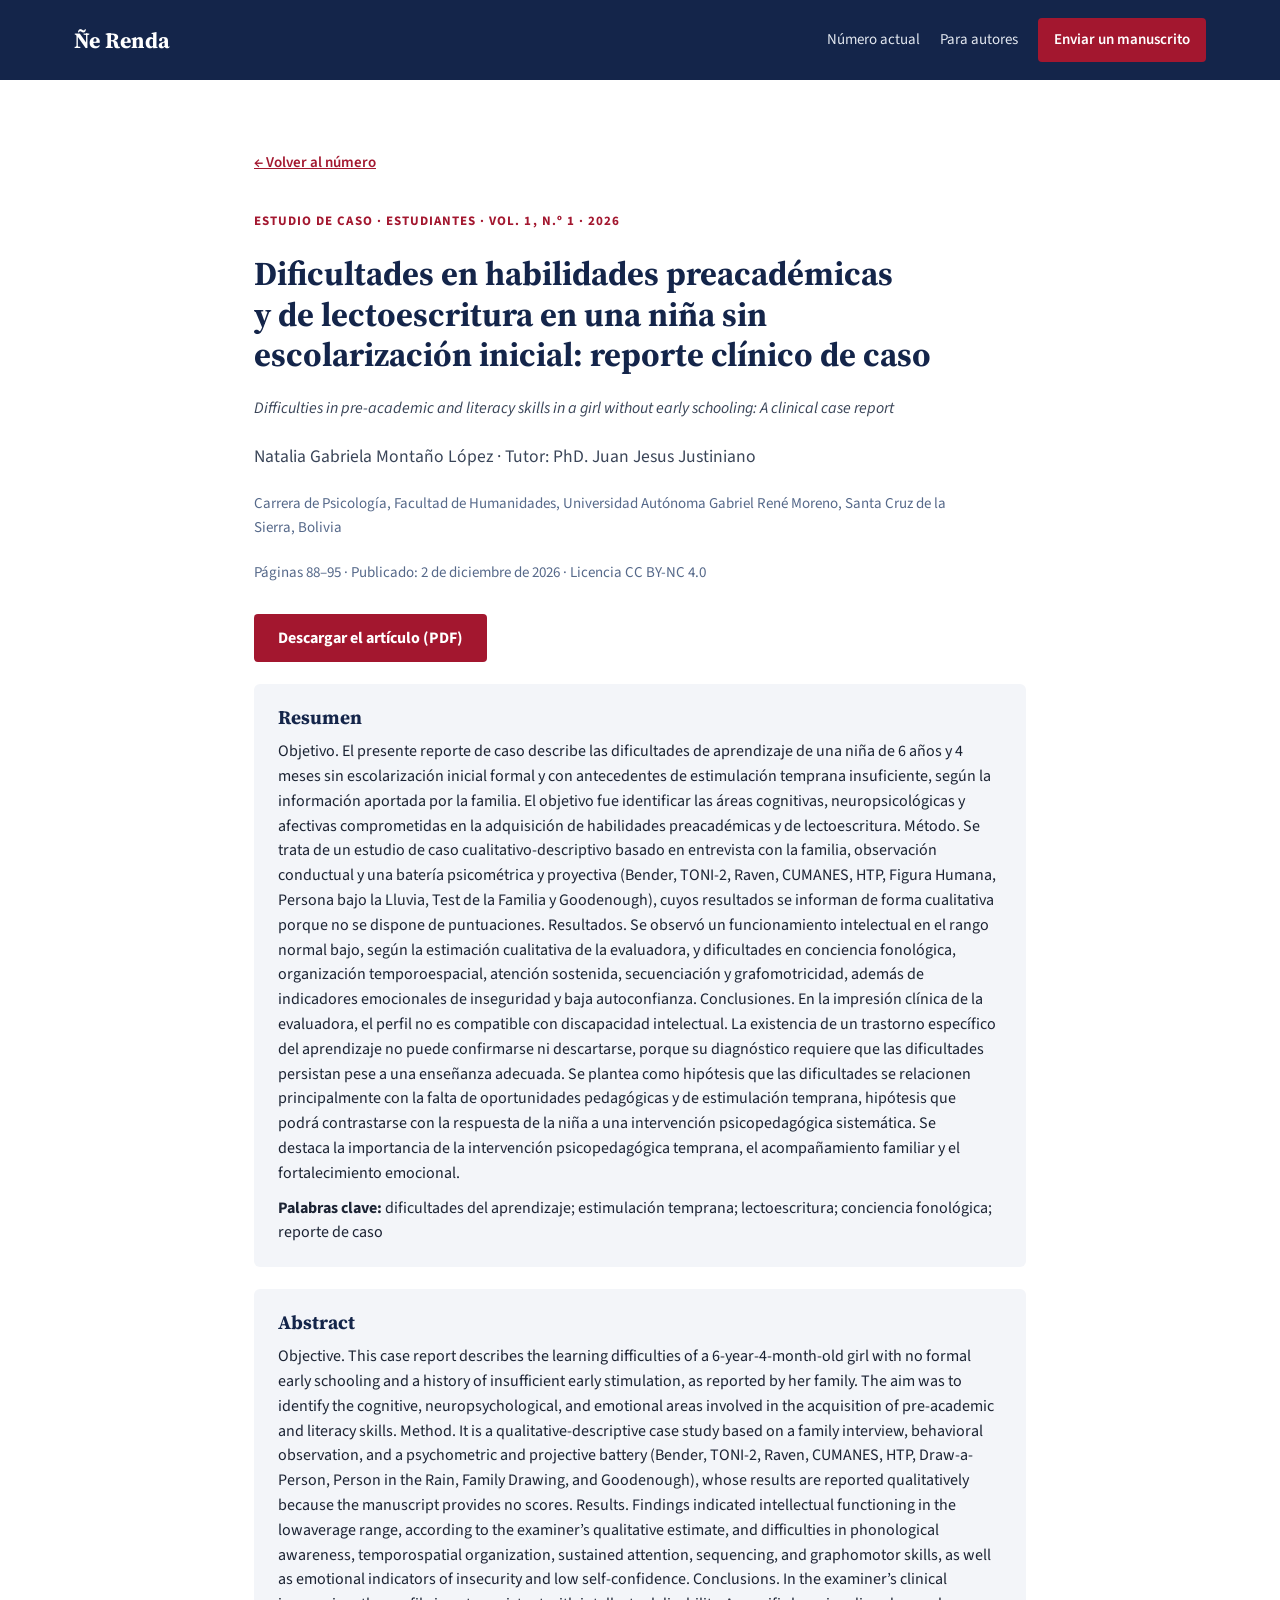
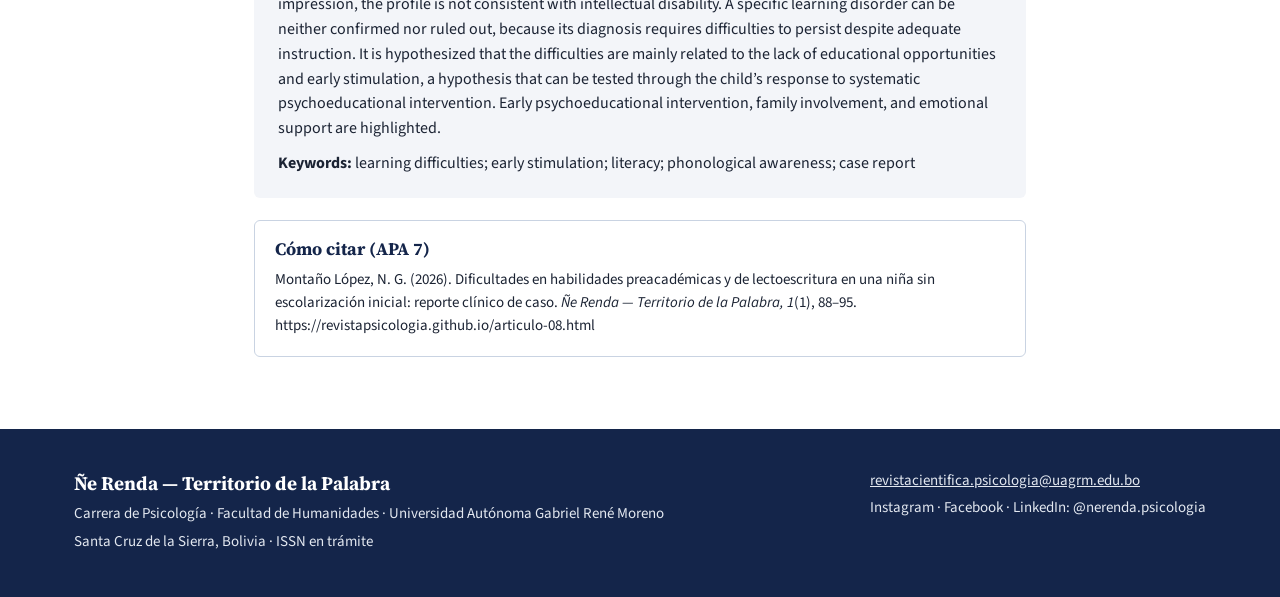
<file: articulo-08.html>
<!doctype html>
<html lang="es">
<head>
<meta charset="utf-8">
<meta name="viewport" content="width=device-width, initial-scale=1">
<title>Dificultades en habilidades preacadémicas y de lectoescritura en una niña sin escolarización inicial: reporte clínico de caso · Ñe Renda, Vol. 1, N.º 1</title>
<meta name="description" content="Habilidades preacadémicas y de lectoescritura en ausencia de escolarización inicial. Artículo del Vol. 1, N.º 1 de Ñe Renda, revista académica de Psicología de la UAGRM.">
<link rel="preconnect" href="https://fonts.googleapis.com">
<link rel="preconnect" href="https://fonts.gstatic.com" crossorigin>
<link href="https://fonts.googleapis.com/css2?family=Source+Serif+4:opsz,wght@8..60,400;8..60,600;8..60,700&family=Source+Sans+3:ital,wght@0,400;0,600;0,700;1,400&display=swap" rel="stylesheet">
<link rel="stylesheet" href="css/estilos.css">
</head>
<body>

<header class="cabecera">
<div class="contenedor cabecera-fila">
<a href="index.html" class="marca">
<span class="marca-nombre">Ñe Renda</span>
</a>
<nav class="navegacion" aria-label="Secciones del sitio">
<a href="index.html#numero">Número actual</a>
<a href="index.html#autores">Para autores</a>
<a href="index.html#contacto" class="destacado">Enviar un manuscrito</a>
</nav>
</div>
</header>

<main class="articulo-cuerpo">
<p class="volver"><a href="index.html#numero">← Volver al número</a></p>
<p class="tipo">Estudio de caso · Estudiantes · Vol. 1, N.º 1 · 2026</p>
<h1>Dificultades en habilidades preacadémicas y de lectoescritura en una niña sin escolarización inicial: reporte clínico de caso</h1>
<p class="autoria" style="font-style: italic; font-size: 1rem;">Difficulties in pre-academic and literacy skills in a girl without early schooling: A clinical case report</p>
<p class="autoria">Natalia Gabriela Montaño López · Tutor: PhD. Juan Jesus Justiniano</p>
<p class="referencia">Carrera de Psicología, Facultad de Humanidades, Universidad Autónoma Gabriel René Moreno, Santa Cruz de la Sierra, Bolivia</p>
<p class="referencia">Páginas 88–95 · Publicado: 2 de diciembre de 2026 · Licencia CC BY-NC 4.0</p>

<div class="botones">
<a class="boton boton-rojo" href="pdf/articulo-08.pdf">Descargar el artículo (PDF)</a>
</div>

<div class="bloque-resumen">
<h2>Resumen</h2>
<p>Objetivo. El presente reporte de caso describe las dificultades de aprendizaje de una niña de 6 años y 4 meses sin escolarización inicial formal y con antecedentes de estimulación temprana insuficiente, según la información aportada por la familia. El objetivo fue identificar las áreas cognitivas, neuropsicológicas y afectivas comprometidas en la adquisición de habilidades preacadémicas y de lectoescritura. Método. Se trata de un estudio de caso cualitativo-descriptivo basado en entrevista con la familia, observación conductual y una batería psicométrica y proyectiva (Bender, TONI-2, Raven, CUMANES, HTP, Figura Humana, Persona bajo la Lluvia, Test de la Familia y Goodenough), cuyos resultados se informan de forma cualitativa porque no se dispone de puntuaciones. Resultados. Se observó un funcionamiento intelectual en el rango normal bajo, según la estimación cualitativa de la evaluadora, y dificultades en conciencia fonológica, organización temporoespacial, atención sostenida, secuenciación y grafomotricidad, además de indicadores emocionales de inseguridad y baja autoconfianza. Conclusiones. En la impresión clínica de la evaluadora, el perfil no es compatible con discapacidad intelectual. La existencia de un trastorno específico del aprendizaje no puede confirmarse ni descartarse, porque su diagnóstico requiere que las dificultades persistan pese a una enseñanza adecuada. Se plantea como hipótesis que las dificultades se relacionen principalmente con la falta de oportunidades pedagógicas y de estimulación temprana, hipótesis que podrá contrastarse con la respuesta de la niña a una intervención psicopedagógica sistemática. Se destaca la importancia de la intervención psicopedagógica temprana, el acompañamiento familiar y el fortalecimiento emocional.</p>
<p><strong>Palabras clave:</strong> dificultades del aprendizaje; estimulación temprana; lectoescritura; conciencia fonológica; reporte de caso</p>
</div>

<div class="bloque-resumen">
<h2>Abstract</h2>
<p>Objective. This case report describes the learning difficulties of a 6-year-4-month-old girl with no formal early schooling and a history of insufficient early stimulation, as reported by her family. The aim was to identify the cognitive, neuropsychological, and emotional areas involved in the acquisition of pre-academic and literacy skills. Method. It is a qualitative-descriptive case study based on a family interview, behavioral observation, and a psychometric and projective battery (Bender, TONI-2, Raven, CUMANES, HTP, Draw-a-Person, Person in the Rain, Family Drawing, and Goodenough), whose results are reported qualitatively because the manuscript provides no scores. Results. Findings indicated intellectual functioning in the lowaverage range, according to the examiner’s qualitative estimate, and difficulties in phonological awareness, temporospatial organization, sustained attention, sequencing, and graphomotor skills, as well as emotional indicators of insecurity and low self-confidence. Conclusions. In the examiner’s clinical impression, the profile is not consistent with intellectual disability. A specific learning disorder can be neither confirmed nor ruled out, because its diagnosis requires difficulties to persist despite adequate instruction. It is hypothesized that the difficulties are mainly related to the lack of educational opportunities and early stimulation, a hypothesis that can be tested through the child’s response to systematic psychoeducational intervention. Early psychoeducational intervention, family involvement, and emotional support are highlighted.</p>
<p><strong>Keywords:</strong> learning difficulties; early stimulation; literacy; phonological awareness; case report</p>
</div>

<div class="bloque-citar">
<h2>Cómo citar (APA 7)</h2>
<p>Montaño López, N. G. (2026). Dificultades en habilidades preacadémicas y de lectoescritura en una niña sin escolarización inicial: reporte clínico de caso. <em>Ñe Renda — Territorio de la Palabra, 1</em>(1), 88–95. https://revistapsicologia.github.io/articulo-08.html</p>
</div>
</main>

<footer class="pie">
<div class="contenedor pie-fila">
<div>
<p class="titulo">Ñe Renda — Territorio de la Palabra</p>
<p>Carrera de Psicología · Facultad de Humanidades · Universidad Autónoma Gabriel René Moreno</p>
<p>Santa Cruz de la Sierra, Bolivia · ISSN en trámite</p>
</div>
<div>
<p><a href="mailto:revistacientifica.psicologia@uagrm.edu.bo" style="color: #E3E8F0">revistacientifica.psicologia@uagrm.edu.bo</a></p>
<p>Instagram · Facebook · LinkedIn: @nerenda.psicologia</p>
</div>
</div>
</footer>

</body>
</html>
</file>
<file: css/estilos.css>
/* Ñe Renda — Territorio de la Palabra · hoja de estilos del sitio
   Paleta: azul marino #14254A · gris azulado #6B7F99 (texto pequeño: #56698A) · rojo carmín #A3172F
   Tipografías: Source Serif 4 (titulares) · Source Sans 3 (texto) — cargadas desde Google Fonts en cada página */

* { box-sizing: border-box; }

body {
  margin: 0;
  font-family: 'Source Sans 3', system-ui, -apple-system, sans-serif;
  color: #1B2333;
  background: #ffffff;
  line-height: 1.55;
}

h1, h2, h3 { font-family: 'Source Serif 4', Georgia, serif; color: #14254A; line-height: 1.2; text-wrap: balance; }
p, li { text-wrap: pretty; }

a { color: #A3172F; }
a:hover { color: #14254A; }

.contenedor { max-width: 1180px; margin: 0 auto; padding-left: 24px; padding-right: 24px; }

/* Cabecera y navegación */
.cabecera { background: #14254A; color: #ffffff; }
.cabecera-fila { display: flex; flex-wrap: wrap; justify-content: space-between; align-items: center; gap: 16px; padding-top: 18px; padding-bottom: 18px; }
.marca { display: flex; align-items: center; gap: 12px; color: #ffffff; text-decoration: none; min-height: 44px; }
.marca-logo { height: 44px; width: auto; }
.marca-nombre { font-family: 'Source Serif 4', Georgia, serif; font-size: 22px; font-weight: 700; }
.navegacion { display: flex; flex-wrap: wrap; gap: 4px 20px; font-size: 15px; align-items: center; }
.navegacion a { color: #E3E8F0; text-decoration: none; padding: 10px 0; }
.navegacion a:hover { color: #ffffff; text-decoration: underline; }
.navegacion a.destacado { color: #ffffff; background: #A3172F; padding: 10px 16px; border-radius: 4px; font-weight: 600; }
.navegacion a.destacado:hover { background: #8A1428; text-decoration: none; }

/* Portada (hero) */
.portada { background: #14254A; color: #ffffff; border-bottom: 6px solid #A3172F; }
.portada-fila { display: flex; flex-wrap: wrap; gap: 48px; align-items: center; padding-top: 72px; padding-bottom: 88px; }
.portada-texto { flex: 999 1 520px; min-width: 0; display: flex; flex-direction: column; gap: 20px; }
.portada-etiqueta { margin: 0; font-size: 14px; letter-spacing: 0.14em; text-transform: uppercase; color: #C9D3E2; }
.portada h1 { margin: 0; color: #ffffff; font-size: clamp(2.2rem, 5vw, 3.4rem); line-height: 1.08; }
.portada-bajada { margin: 0; font-size: 1.3rem; line-height: 1.5; color: #E3E8F0; max-width: 620px; }
.portada-imagen { flex: 1 1 260px; display: flex; justify-content: center; }
.portada-imagen img { width: 260px; height: auto; border-radius: 4px; box-shadow: 0 8px 24px rgba(0,0,0,0.35); }
.botones { display: flex; flex-wrap: wrap; gap: 12px; padding-top: 8px; }
.boton { display: inline-flex; align-items: center; min-height: 48px; padding: 0 24px; text-decoration: none; font-weight: 700; border-radius: 4px; border: 0; font-size: 16px; cursor: pointer; }
.boton-rojo { background: #A3172F; color: #ffffff; }
.boton-rojo:hover { background: #8A1428; color: #ffffff; }
.boton-borde-claro { border: 2px solid #ffffff; color: #ffffff; background: transparent; }
.boton-borde-claro:hover { background: rgba(255,255,255,0.12); color: #ffffff; }
.boton-borde-oscuro { border: 2px solid #14254A; color: #14254A; background: transparent; }
.boton-borde-oscuro:hover { background: #EDF0F6; color: #14254A; }

/* Franja de atributos */
.franja { background: #F3F5F9; }
.franja-fila { display: flex; flex-wrap: wrap; gap: 12px 40px; padding-top: 22px; padding-bottom: 22px; font-size: 15px; }
.franja strong { color: #14254A; }

/* Secciones de dos columnas */
.seccion { padding-top: 64px; }
.seccion-fila { display: flex; flex-wrap: wrap; gap: 40px; }
.seccion-titulo { flex: 1 1 300px; min-width: 0; }
.seccion-titulo h2 { margin: 0; font-size: 2rem; }
.seccion-cuerpo { flex: 999 1 560px; min-width: 0; max-width: 720px; display: flex; flex-direction: column; gap: 14px; font-size: 1.05rem; }
.seccion-cuerpo p, .seccion-cuerpo ul, .seccion-cuerpo ol { margin: 0; }
.seccion-cuerpo ul, .seccion-cuerpo ol { padding-left: 22px; display: flex; flex-direction: column; gap: 8px; }
.nota-suave { font-size: 1rem; color: #3A4558; }

/* Número actual */
.numero-cabeza { display: flex; flex-wrap: wrap; justify-content: space-between; align-items: flex-end; gap: 16px; }
.numero-etiqueta { margin: 0; font-size: 14px; letter-spacing: 0.12em; text-transform: uppercase; color: #A3172F; font-weight: 700; }
.numero-cabeza h2 { margin: 6px 0; font-size: 2rem; }
.numero-dato { margin: 0; color: #3A4558; }
.rejilla-articulos { display: grid; grid-template-columns: repeat(auto-fill, minmax(320px, 1fr)); gap: 20px; margin-top: 28px; }
.tarjeta-articulo { border: 1px solid #C9D3E2; border-radius: 6px; padding: 20px 22px; display: flex; flex-direction: column; gap: 10px; }
.tarjeta-articulo .tipo { margin: 0; font-size: 13px; letter-spacing: 0.08em; text-transform: uppercase; color: #56698A; font-weight: 700; }
.tarjeta-articulo h3 { margin: 0; font-size: 1.25rem; line-height: 1.3; }
.tarjeta-articulo h3 a { color: #14254A; text-decoration: none; }
.tarjeta-articulo h3 a:hover { color: #A3172F; text-decoration: underline; }
.tarjeta-articulo .autoria { margin: 0; font-size: 15px; color: #3A4558; }
.tarjeta-articulo .tema { margin: 0; font-size: 15px; }
.tarjeta-enlaces { display: flex; flex-wrap: wrap; gap: 8px 20px; margin-top: auto; padding-top: 6px; font-size: 15px; font-weight: 600; }
.tarjeta-enlaces a { padding: 10px 0; }
.nota-pie-seccion { margin: 16px 0 0 0; font-size: 14px; color: #56698A; }

/* Equipo */
.rejilla-equipo { display: grid; grid-template-columns: repeat(auto-fill, minmax(260px, 1fr)); gap: 20px; margin-top: 24px; }
.tarjeta-equipo { background: #F3F5F9; border-radius: 6px; padding: 18px 20px; display: flex; flex-direction: column; gap: 4px; }
.tarjeta-equipo .rol { margin: 0; font-size: 13px; text-transform: uppercase; letter-spacing: 0.08em; color: #56698A; font-weight: 700; }
.tarjeta-equipo .nombre { margin: 0; font-size: 1.1rem; font-weight: 700; color: #14254A; }
.tarjeta-equipo .detalle { margin: 0; font-size: 15px; color: #3A4558; }

/* Licencia */
.caja-licencia { border: 1px solid #C9D3E2; border-radius: 6px; padding: 22px 24px; display: flex; flex-wrap: wrap; gap: 12px 32px; align-items: center; margin-top: 48px; }
.caja-licencia .titulo { margin: 0; font-family: 'Source Serif 4', Georgia, serif; font-size: 1.3rem; font-weight: 700; color: #14254A; }
.caja-licencia p { margin: 0; flex: 999 1 420px; min-width: 0; }

/* Contacto y formulario */
.contacto { background: #F3F5F9; margin-top: 56px; }
.contacto-fila { display: flex; flex-wrap: wrap; gap: 40px; padding-top: 64px; padding-bottom: 72px; }
.formulario { background: #ffffff; border: 1px solid #C9D3E2; border-radius: 6px; padding: 28px; display: grid; grid-template-columns: repeat(2, minmax(0, 1fr)); gap: 18px 20px; }
.formulario label { display: flex; flex-direction: column; gap: 6px; font-weight: 600; font-size: 15px; }
.campo-ancho { grid-column: 1 / -1; }
.formulario input, .formulario select, .formulario textarea { font: inherit; font-weight: 400; border: 1px solid #8A9AB3; border-radius: 4px; padding: 10px 12px; min-height: 44px; }
.formulario textarea { resize: vertical; }
.casilla { flex-direction: row !important; gap: 10px !important; align-items: flex-start; font-weight: 400 !important; }
.casilla input { width: 20px; height: 20px; min-height: 20px; margin-top: 3px; }
@media (max-width: 640px) { .formulario { grid-template-columns: 1fr; } }

/* Pie */
.pie { background: #14254A; color: #E3E8F0; margin-top: 0; }
.pie-fila { display: flex; flex-wrap: wrap; justify-content: space-between; gap: 20px; padding-top: 40px; padding-bottom: 40px; font-size: 15px; }
.pie .titulo { margin: 0 0 4px 0; font-family: 'Source Serif 4', Georgia, serif; font-size: 1.2rem; font-weight: 700; color: #ffffff; }
.pie p { margin: 0 0 4px 0; }

/* Página de artículo */
.articulo-cuerpo { max-width: 820px; margin: 0 auto; padding: 56px 24px 72px 24px; display: flex; flex-direction: column; gap: 22px; }
.articulo-cuerpo .tipo { margin: 0; font-size: 13px; letter-spacing: 0.08em; text-transform: uppercase; color: #A3172F; font-weight: 700; }
.articulo-cuerpo h1 { margin: 0; font-size: 2.1rem; }
.articulo-cuerpo .autoria { margin: 0; font-size: 1.1rem; color: #3A4558; }
.articulo-cuerpo .referencia { margin: 0; font-size: 15px; color: #56698A; }
.bloque-resumen { background: #F3F5F9; border-radius: 6px; padding: 22px 24px; display: flex; flex-direction: column; gap: 10px; }
.bloque-resumen h2 { margin: 0; font-size: 1.2rem; }
.bloque-resumen p { margin: 0; }
.bloque-citar { border: 1px solid #C9D3E2; border-radius: 6px; padding: 18px 20px; display: flex; flex-direction: column; gap: 8px; font-size: 15px; }
.bloque-citar h2 { margin: 0; font-size: 1.1rem; }
.bloque-citar p { margin: 0; }
.volver { font-size: 15px; font-weight: 600; }

/* Estadísticas de la convocatoria */
.estadisticas { padding-top: 56px; padding-bottom: 8px; }
.est-cifras { display: grid; grid-template-columns: repeat(auto-fit, minmax(160px, 1fr)); gap: 16px; margin-top: 24px; }
.est-cifra { background: #14254A; color: #ffffff; border-radius: 6px; padding: 20px 22px; }
.est-cifra .num { margin: 0; font-family: 'Source Serif 4', Georgia, serif; font-size: 2.6rem; font-weight: 700; line-height: 1; }
.est-cifra .rot { margin: 6px 0 0 0; font-size: 14px; color: #C9D3E2; }
.est-controles { display: flex; flex-wrap: wrap; gap: 10px; margin-top: 26px; }
.est-controles button { font: inherit; font-weight: 600; font-size: 15px; min-height: 44px; padding: 0 18px; border-radius: 4px; border: 2px solid #14254A; background: #ffffff; color: #14254A; cursor: pointer; }
.est-controles button[aria-pressed="true"] { background: #14254A; color: #ffffff; }
.est-barras { margin-top: 18px; display: flex; flex-direction: column; gap: 12px; }
.est-fila { display: grid; grid-template-columns: minmax(150px, 220px) 1fr 44px; gap: 12px; align-items: center; font-size: 15px; }
.est-pista { background: #F3F5F9; border: 1px solid #C9D3E2; border-radius: 4px; height: 22px; overflow: hidden; }
.est-barra { height: 100%; background: #A3172F; width: 0%; transition: width 0.6s ease; }
.est-valor { text-align: right; font-weight: 700; color: #14254A; }
.est-nota { margin-top: 14px; font-size: 13px; color: #56698A; }
</file>
